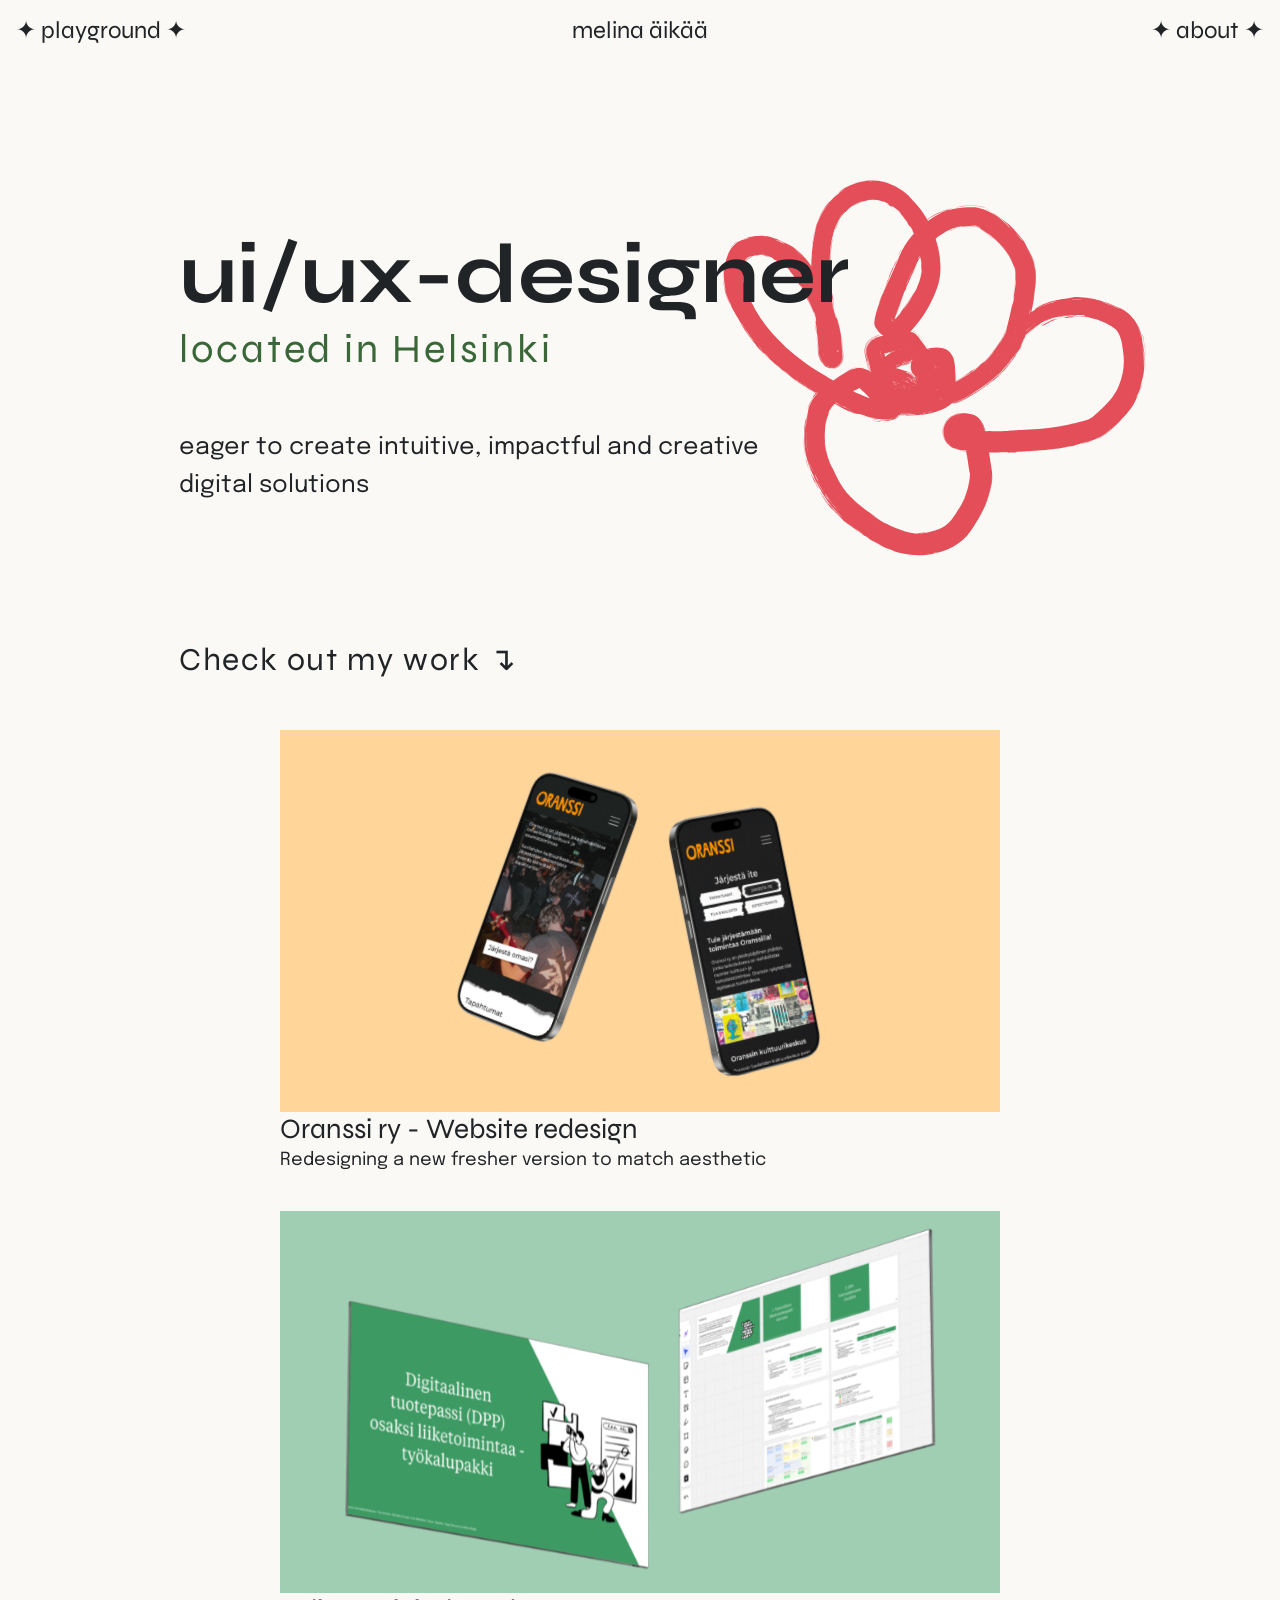
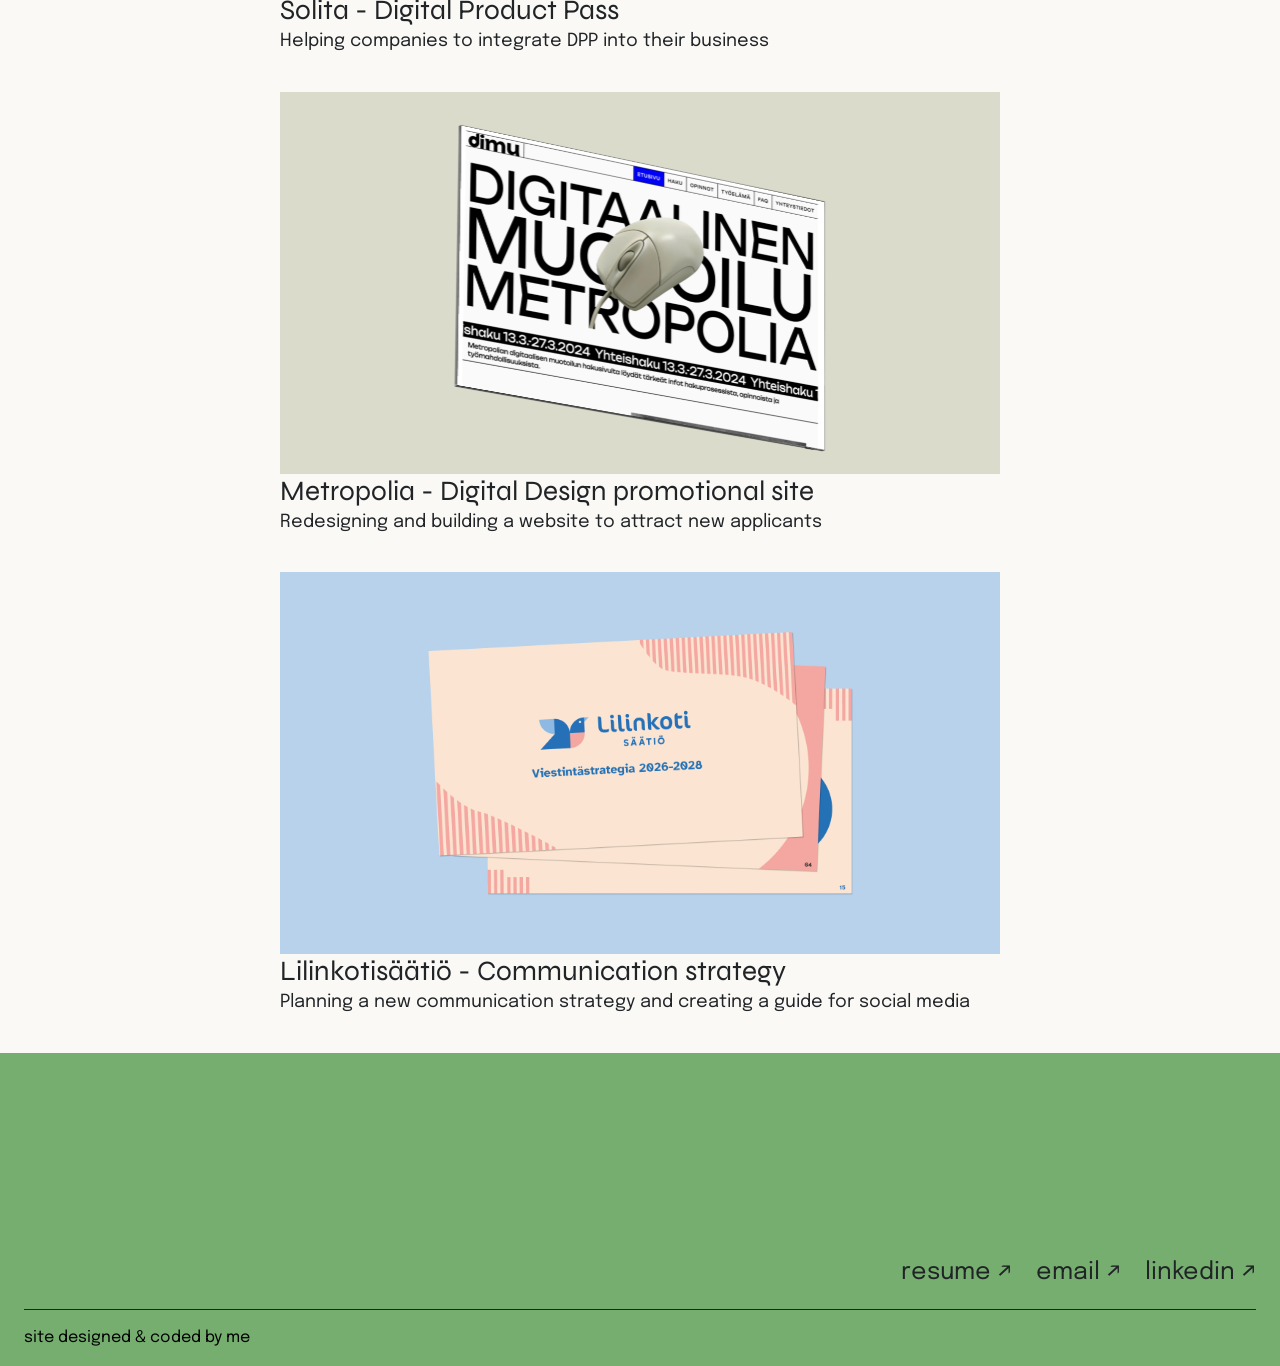
<file: index.html>
<!DOCTYPE html>
<html lang="en">
<head>
    <meta charset="UTF-8">
    <meta name="viewport" content="width=device-width, initial-scale=1.0">
    <link rel="stylesheet" href="index.css">
    <link rel="stylesheet" href="https://fonts.googleapis.com/css2?family=Epilogue:wght@400&display=swap" />
  	<link rel="stylesheet" href="https://fonts.googleapis.com/css2?family=Syne:wght@400;500;700&display=swap" />
    <title>Portfolio - Melina Äikää</title>
    <link rel="icon" type="image/x-icon" href="favicon2.svg">
</head>
<body>
        <div class="navi">
                    <div class="nav-name"><a href="index.html">melina äikää</a></div>
                    <div class="play">
                        <a href="play.html">✦ playground ✦</a>
                    </div>
                    <div class="home">
                        <a href="index.html">melina äikää</a>
                    </div>
                    <div class="about">
                        <a href="about.html">✦ about ✦</a>
                    </div>      
                    <div class="hamburger">
                        <span></span>
                        <span></span>
                        <span></span>
                    </div>
            
                    <div class="mobile-menu" id="mobileMenu">
                        <a href="index.html">home</a>
                        <a href="play.html">playground</a>
                        <a href="about.html">about</a>
                    </div>
        </div>
    <div class="main">
        <div class="intro">
            <div class="alku">
                <div class="uiux">
                    <h4>ui/ux-designer</h4>
                </div>
                <div class="hel">
                    <h5>located in Helsinki</h5>
                </div>
                <div class="seli">
                    <h6>eager to create intuitive, impactful and creative digital solutions</h6>
                </div>
            </div>        
            <div class="kukka"><img src="kukka.svg">
        </div>
    </div>
    <h2>Check out my work ↴</h2>
    <div class="works">
        <a href="proj2.html" class="proj2">
            <img src="oranssi.svg" width="778px" height="413px">
            <h3>Oranssi ry - Website redesign</h3>
            <p>Redesigning a new fresher version to match aesthetic</p>
        </a>
        <br>
        <br>
        <a href="proj.html" class="proj1">
            <img src="dpp2.svg" width="778px" height="413px">
            <h3>Solita - Digital Product Pass</h3>
            <p>Helping companies to integrate DPP into their business</p>
        </a>
        <br>
        <br>
        <a href="proj4.html" class="proj4">
            <img src="dimu.svg" width="778px" height="413px">
            <h3>Metropolia - Digital Design promotional site</h3>
            <p>Redesigning and building a website to attract new applicants</p>
        </a>
        <br>
        <br>
        <a href="proj3.html" class="proj3">
            <img src="lilihead.png" width="778px" height="413px">
            <h3>Lilinkotisäätiö - Communication strategy</h3>
            <p>Planning a new communication strategy and creating a guide for social media</p>
        </a>
        <br>
        <br>
    </div>
    <div class="footer">
        <div class="contacts">
            <div>
                <a href="cv_melina_aikaa_eng.pdf" target="_blank">resume</a>
                <span class="accent external link">↗︎</span>
            </div>
            <div>
                <a href="mailto: melina.aikaa@gmail.com">email</a>
                <span class="accent external link">↗︎</span>
            </div>
            <div>
            <a href="https://www.linkedin.com/in/melinaaikaa" target="_blank">linkedin</a>
            <span class="accent external link">↗︎</span>
            </div>
        </div>
        <hr>
        <div class="credits">
        site designed & coded by me
        </div>
    </div>
<script>
    const hamburger = document.querySelector('.hamburger');
    const mobileMenu = document.getElementById('mobileMenu');
    const navi = document.querySelector('.navi');

    hamburger.addEventListener('click', () => {
        mobileMenu.classList.toggle('open');
        hamburger.classList.toggle('active');
        navi.classList.toggle('menu-open');
        document.body.classList.toggle('no-scroll');
});
</script>
</body>
</html>
</file>
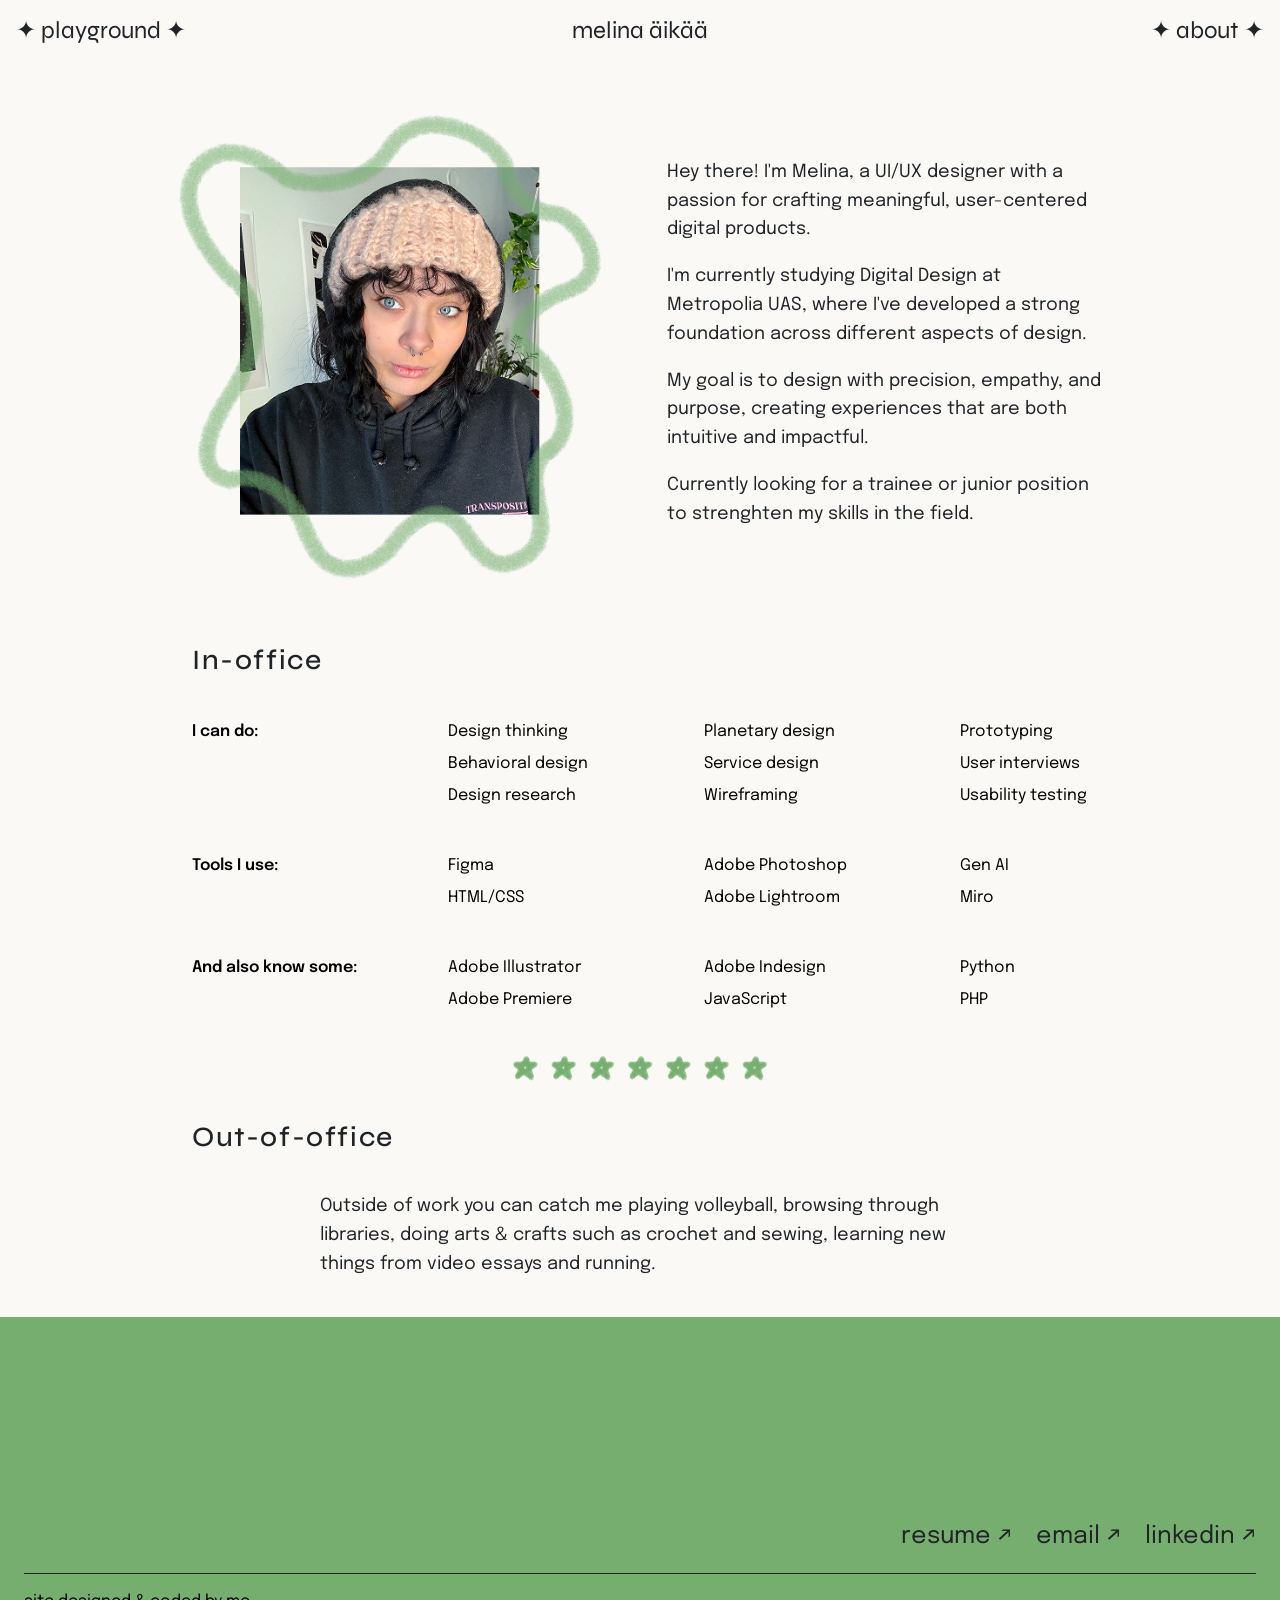
<file: about.html>
<!DOCTYPE html>
<html lang="en">
<head>
    <meta charset="UTF-8">
    <meta name="viewport" content="width=device-width, initial-scale=1.0">
    <link rel="stylesheet" href="about.css">
    <link rel="stylesheet" href="https://fonts.googleapis.com/css2?family=Epilogue:wght@400&display=swap" />
  	<link rel="stylesheet" href="https://fonts.googleapis.com/css2?family=Syne:wght@400;500;700&display=swap" />
    <title>About</title>
    <link rel="icon" type="image/x-icon" href="favicon2.svg">
</head>
<body>
      <div class="navi">
                    <div class="nav-name"><a href="index.html">melina äikää</a></div>
                    <div class="play">
                        <a href="play.html">✦ playground ✦</a>
                    </div>
                    <div class="home">
                        <a href="index.html">melina äikää</a>
                    </div>
                    <div class="about">
                        <a href="about.html">✦ about ✦</a>
                    </div>      
                    <div class="hamburger">
                        <span></span>
                        <span></span>
                        <span></span>
                    </div>
            
                    <div class="mobile-menu" id="mobileMenu">
                        <a href="index.html">home</a>
                        <a href="play.html">playground</a>
                        <a href="about.html">about</a>
                    </div>
        </div>
    <div class="main">
        <div class="esittely">
            <img class="mie" src="mie3.png" height="464px">
            <div class="teksti">
                <p>Hey there! I'm Melina, a UI/UX designer with a passion for crafting meaningful, user-centered digital products.</p>
                <p>I'm currently studying Digital Design at Metropolia UAS, where I've developed a strong foundation across different aspects of design.</p>
                <p>My goal is to design with precision, empathy, and purpose, creating experiences that are both intuitive and impactful.</p>
                <p>Currently looking for a trainee or junior position to strenghten my skills in the field.</p>
            </div>
        </div>
        <div class="office">
            <h2>In-office</h2>
            <div class="skills">
            <div class="div1">I can do:</div>
            <div class="div2">Design thinking</div>
            <div class="div3">Behavioral design</div>
            <div class="div4">Design research</div>
            <div class="div5">Planetary design</div>
            <div class="div6">Service design</div>
            <div class="div7">Wireframing</div>
            <div class="div8">Prototyping</div>
            <div class="div9">User interviews</div>
            <div class="div10">Usability testing</div>
            </div>
            <div class="tools">
                <div class="tooldiv1">Tools I use:</div>
                <div class="tooldiv2">Figma</div>
                <div class="tooldiv3">HTML/CSS</div>
                <div class="tooldiv4">Adobe Photoshop</div>
                <div class="tooldiv5">Adobe Lightroom</div>
                <div class="tooldiv6">Gen AI</div>
                <div class="tooldiv7">Miro</div>
            </div>
            <div class="other">
                <div class="odiv1">And also know some:</div>
                <div class="odiv2">Adobe Illustrator</div>
                <div class="odiv3">Adobe Premiere</div>
                <div class="odiv4">Adobe Indesign</div>
                <div class="odiv5">JavaScript</div>
                <div class="odiv6">Python</div>
                <div class="odiv7">PHP</div>
            </div>
        </div>
        <img class="line" src="linebreak.svg" width="20%" height="auto">
        <div class="nonoffice">
            <h2>Out-of-office</h2>
            <p class="miusta">Outside of work you can catch me playing volleyball, browsing through libraries, doing arts & crafts such as crochet and sewing, learning new things from video essays and running.</p>
        </div>
    </div>
    <div class="footer">
        <div class="contacts">
            <div>
                <a href="cv_melina_aikaa_eng.pdf" target="_blank">resume</a>
                <span class="accent external link">↗︎</span>
            </div>
            <div>
                <a href="mailto: melina.aikaa@gmail.com">email</a>
                <span class="accent external link">↗︎</span>
            </div>
            <div>
            <a href="https://www.linkedin.com/in/melinaaikaa" target="_blank">linkedin</a>
            <span class="accent external link">↗︎</span>
            </div>
        </div>
        <hr>
        <div class="credits">
            site designed & coded by me
        </div>
    </div>
<script>
    const hamburger = document.querySelector('.hamburger');
    const mobileMenu = document.getElementById('mobileMenu');
    const navi = document.querySelector('.navi');

    hamburger.addEventListener('click', () => {
        mobileMenu.classList.toggle('open');
        hamburger.classList.toggle('active');
        navi.classList.toggle('menu-open');
        document.body.classList.toggle('no-scroll');
});
</script>
</body>
</html>
</file>
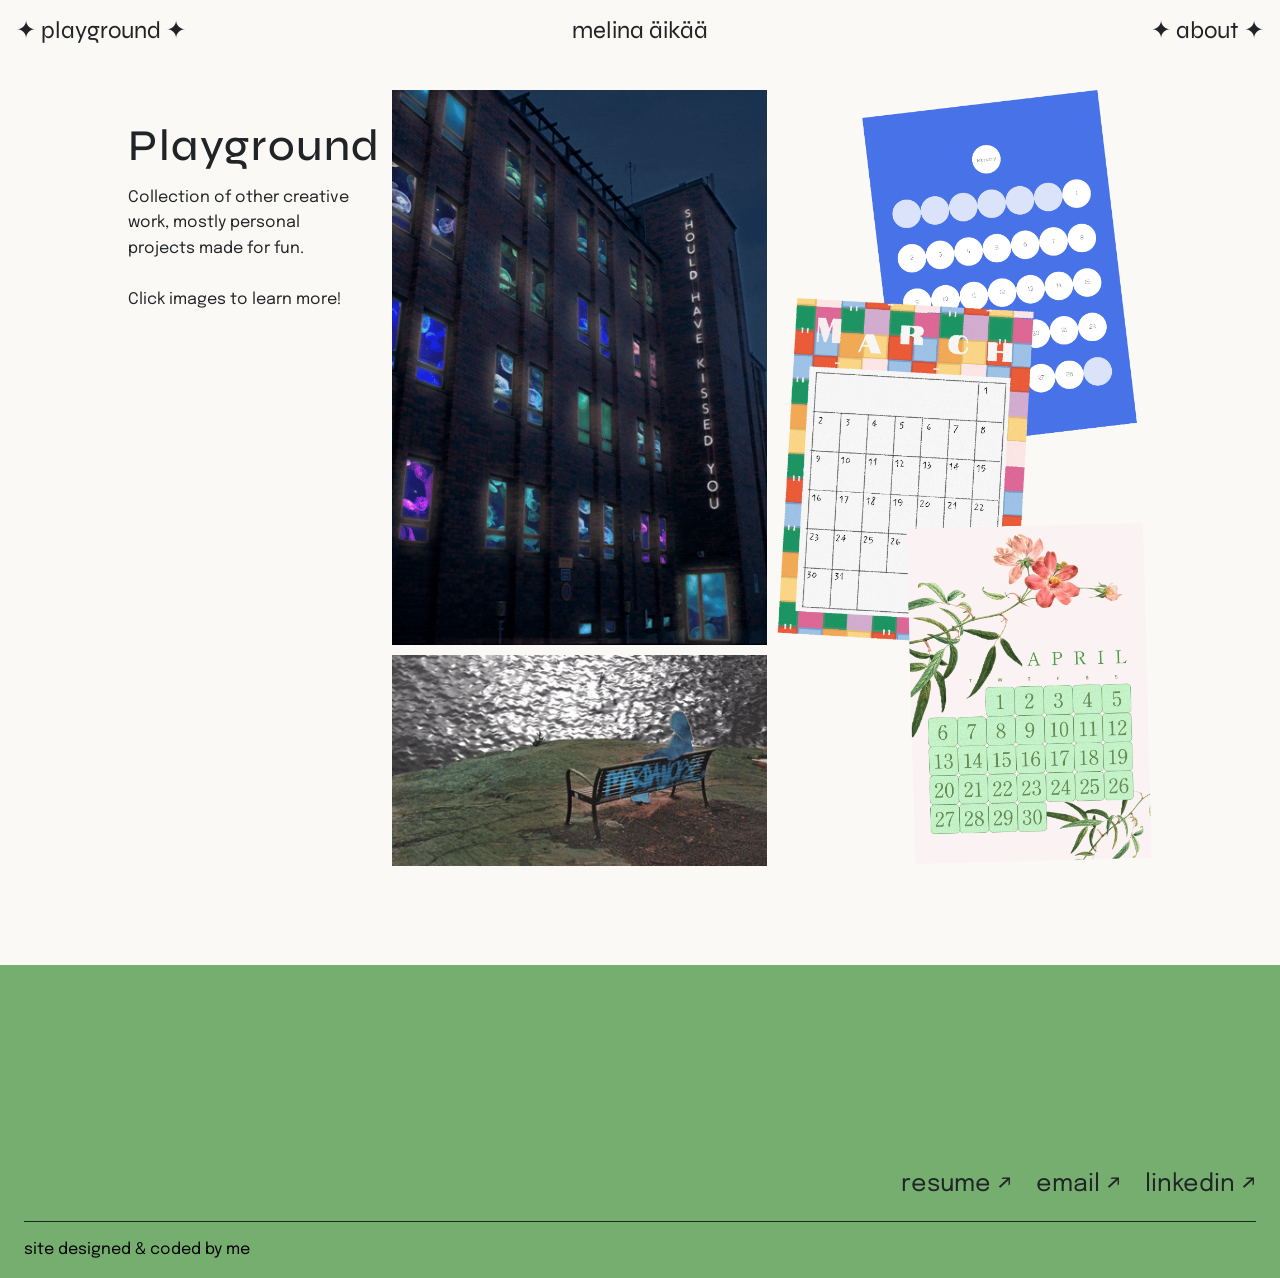
<file: play.html>
<!DOCTYPE html>
<html lang="en">
<head>
    <meta charset="UTF-8">
    <meta name="viewport" content="width=device-width, initial-scale=1.0">
    <link rel="stylesheet" href="play.css">
    <link rel="stylesheet" href="https://fonts.googleapis.com/css2?family=Epilogue:wght@400&display=swap" />
  	<link rel="stylesheet" href="https://fonts.googleapis.com/css2?family=Syne:wght@400;500;700&display=swap" />
    <title>Playground</title>
    <link rel="icon" type="image/x-icon" href="favicon2.svg">
</head>
<body>
<div class="navi">
                    <div class="nav-name"><a href="index.html">melina äikää</a></div>
                    <div class="play">
                        <a href="play.html">✦ playground ✦</a>
                    </div>
                    <div class="home">
                        <a href="index.html">melina äikää</a>
                    </div>
                    <div class="about">
                        <a href="about.html">✦ about ✦</a>
                    </div>      
                    <div class="hamburger">
                        <span></span>
                        <span></span>
                        <span></span>
                    </div>
            
                    <div class="mobile-menu" id="mobileMenu">
                        <a href="index.html">home</a>
                        <a href="play.html">playground</a>
                        <a href="about.html">about</a>
                    </div>
        </div>
    <div class="main">
        <div class="grid">
            <div class="side">
                <div class="intro">
                    <div class="intro-desktop"> 
                        <h1>Playground</h1>
                        <p>Collection of other creative work, mostly personal projects made for fun. <br><br>Click images to learn more!</p>
                    </div>
                    <div class="intro-mobile"> 
                        <h1>Playground</h1>
                        <p>Collection of other creative work, mostly personal projects made for fun. <br><br>View on a bigger screen to get more info!</p>
                    </div>
                </div>
                <div class="info">  
                    <div class="hidden-info" style="display: none;">
                        <div id="info1" class="info-block">
                            <h3>y</h3>
                            <p>y</p>
                        </div>

                        <div id="info2" class="info-block">
                            <h3>Superposition</h3>
                            <p>“Superposition is a property of quantum mechanics that allows a system to be in several different states at once.”<br><br>Collection of five audiovisual pieces: digital and analog mediums brought together with film photography, cutting images by hand and combining them to video and sound.</p>
                            <img src="IMG_6889.JPG" style="max-width: 90%; margin-top: 10px; ">
                            <img src="FINALtsygä.gif" style="max-width: 90%; margin-top: 10px; ">
                        </div>

                        <div id="info3" class="info-block">
                            <h3>x</h3>
                            <p>x</p> 
                        </div>

                        <div id="info4" class="info-block">
                            <h3>Calendar posters</h3>
                            <p>Monthly calendars to work as a piece of interior design, making it easy to have a new look every month.<br><br>Project made with Figma.</p>
                        </div>
                    </div>
                </div>  
            </div>
            <div class="gallery"> 
                <img src="FINALtalo.gif" data-info="info2">
                <img src="FINfanni_1.gif" data-info="info2">
                <img src="calendar.png" data-info="info4">
            </div>
        
</div>
    </div>
    <div class="footer">
        <div class="contacts">
            <div>
                <a href="cv_melina_aikaa_eng.pdf" target="_blank">resume</a>
                <span class="accent external link">↗︎</span>
            </div>
            <div>
                <a href="mailto: melina.aikaa@gmail.com">email</a>
                <span class="accent external link">↗︎</span>
            </div>
            <div>
            <a href="https://www.linkedin.com/in/melinaaikaa" target="_blank">linkedin</a>
            <span class="accent external link">↗︎</span>
            </div>
        </div>
        <hr>
        <div class="credits">
            site designed & coded by me
        </div>
    </div>
<script>
    document.addEventListener("DOMContentLoaded", function () {
        const galleryImages = document.querySelectorAll(".gallery img[data-info]");
        const hiddenInfo = document.querySelector(".hidden-info");
        const infoBlocks = document.querySelectorAll(".info-block");

        let activeInfoId = null;

        galleryImages.forEach(img => {
            img.addEventListener("click", function () {
                const infoId = this.getAttribute("data-info");
                const targetInfo = document.getElementById(infoId);

                if (activeInfoId === infoId) {
                    targetInfo.style.display = "none";
                    hiddenInfo.style.display = "none";
                    activeInfoId = null;
                } else {
                    hiddenInfo.style.display = "block";

                    infoBlocks.forEach(block => block.style.display = "none");

                    targetInfo.style.display = "block";

                    activeInfoId = infoId;
                }
            });
        });
    });
</script>
<script>
    const hamburger = document.querySelector('.hamburger');
    const mobileMenu = document.getElementById('mobileMenu');
    const navi = document.querySelector('.navi');

    hamburger.addEventListener('click', () => {
        mobileMenu.classList.toggle('open');
        hamburger.classList.toggle('active');
        navi.classList.toggle('menu-open');
        document.body.classList.toggle('no-scroll');
});
</script>
</body>
</html>
</file>
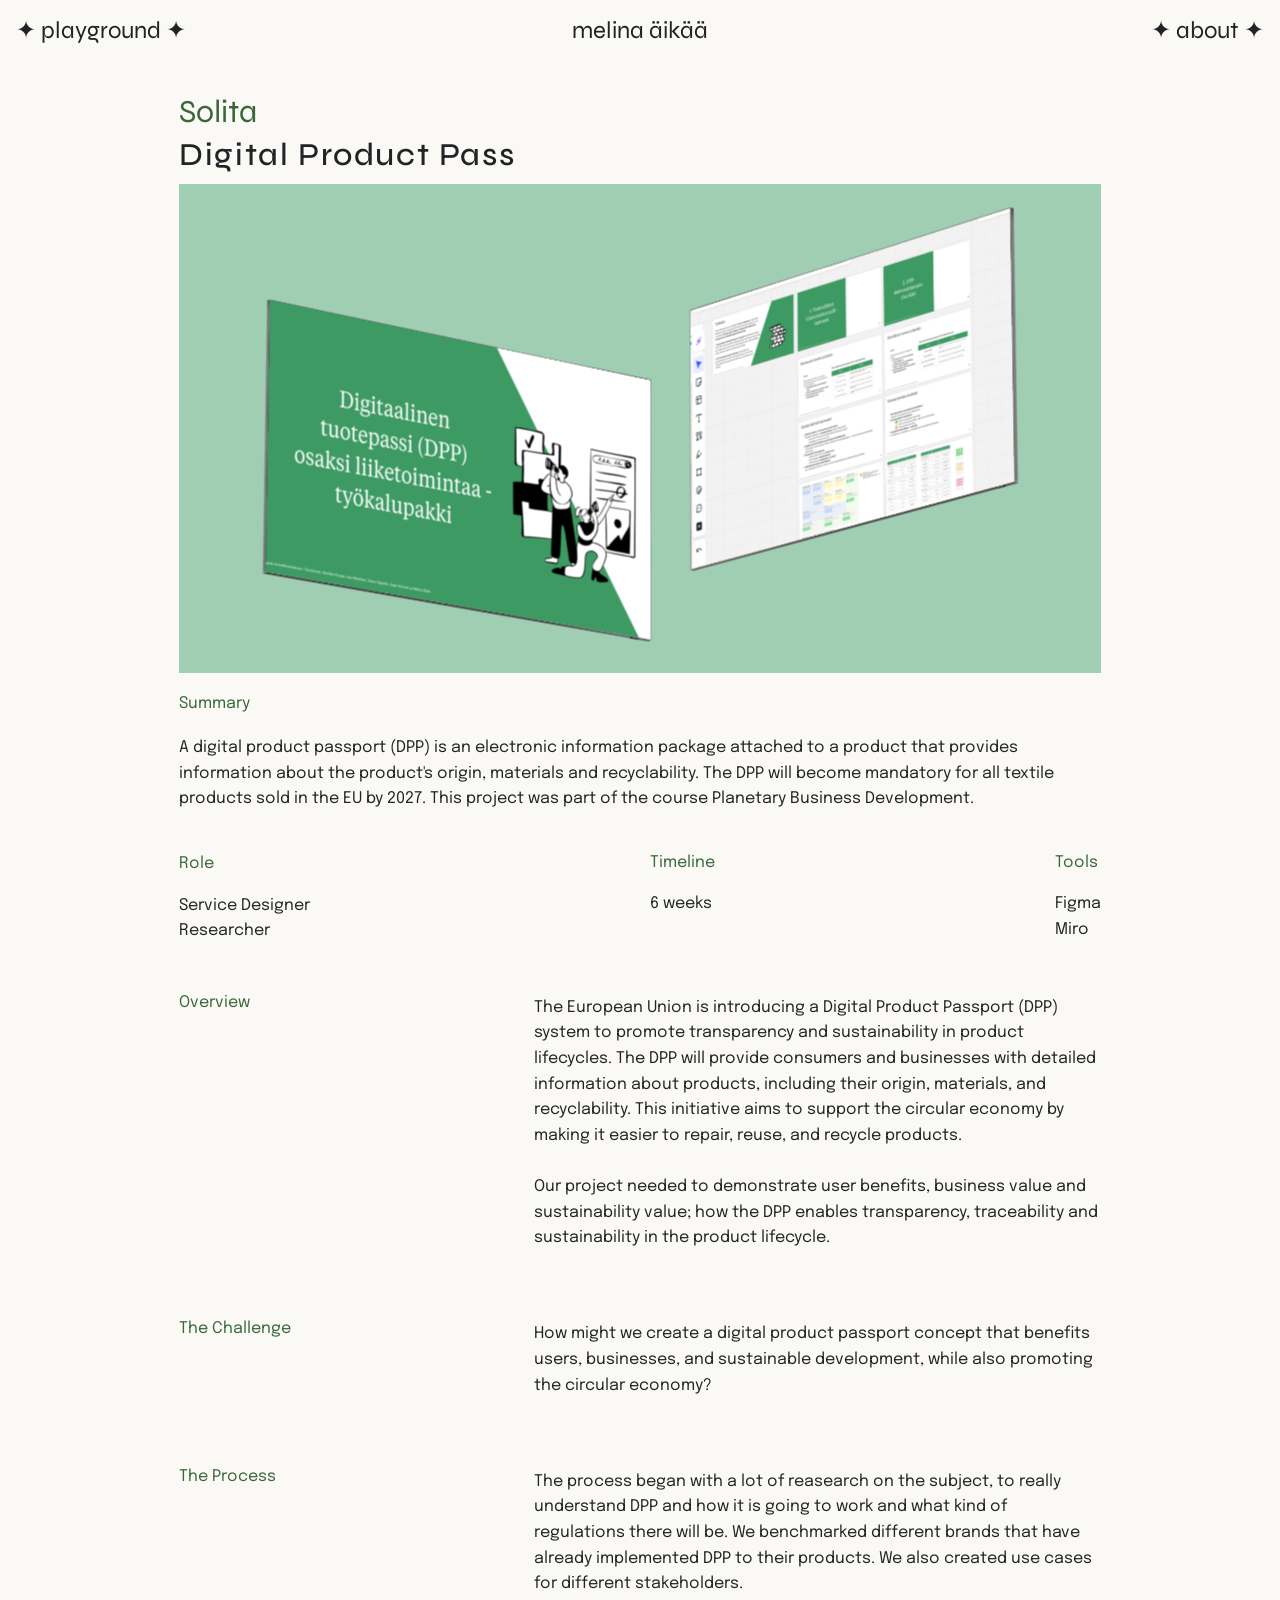
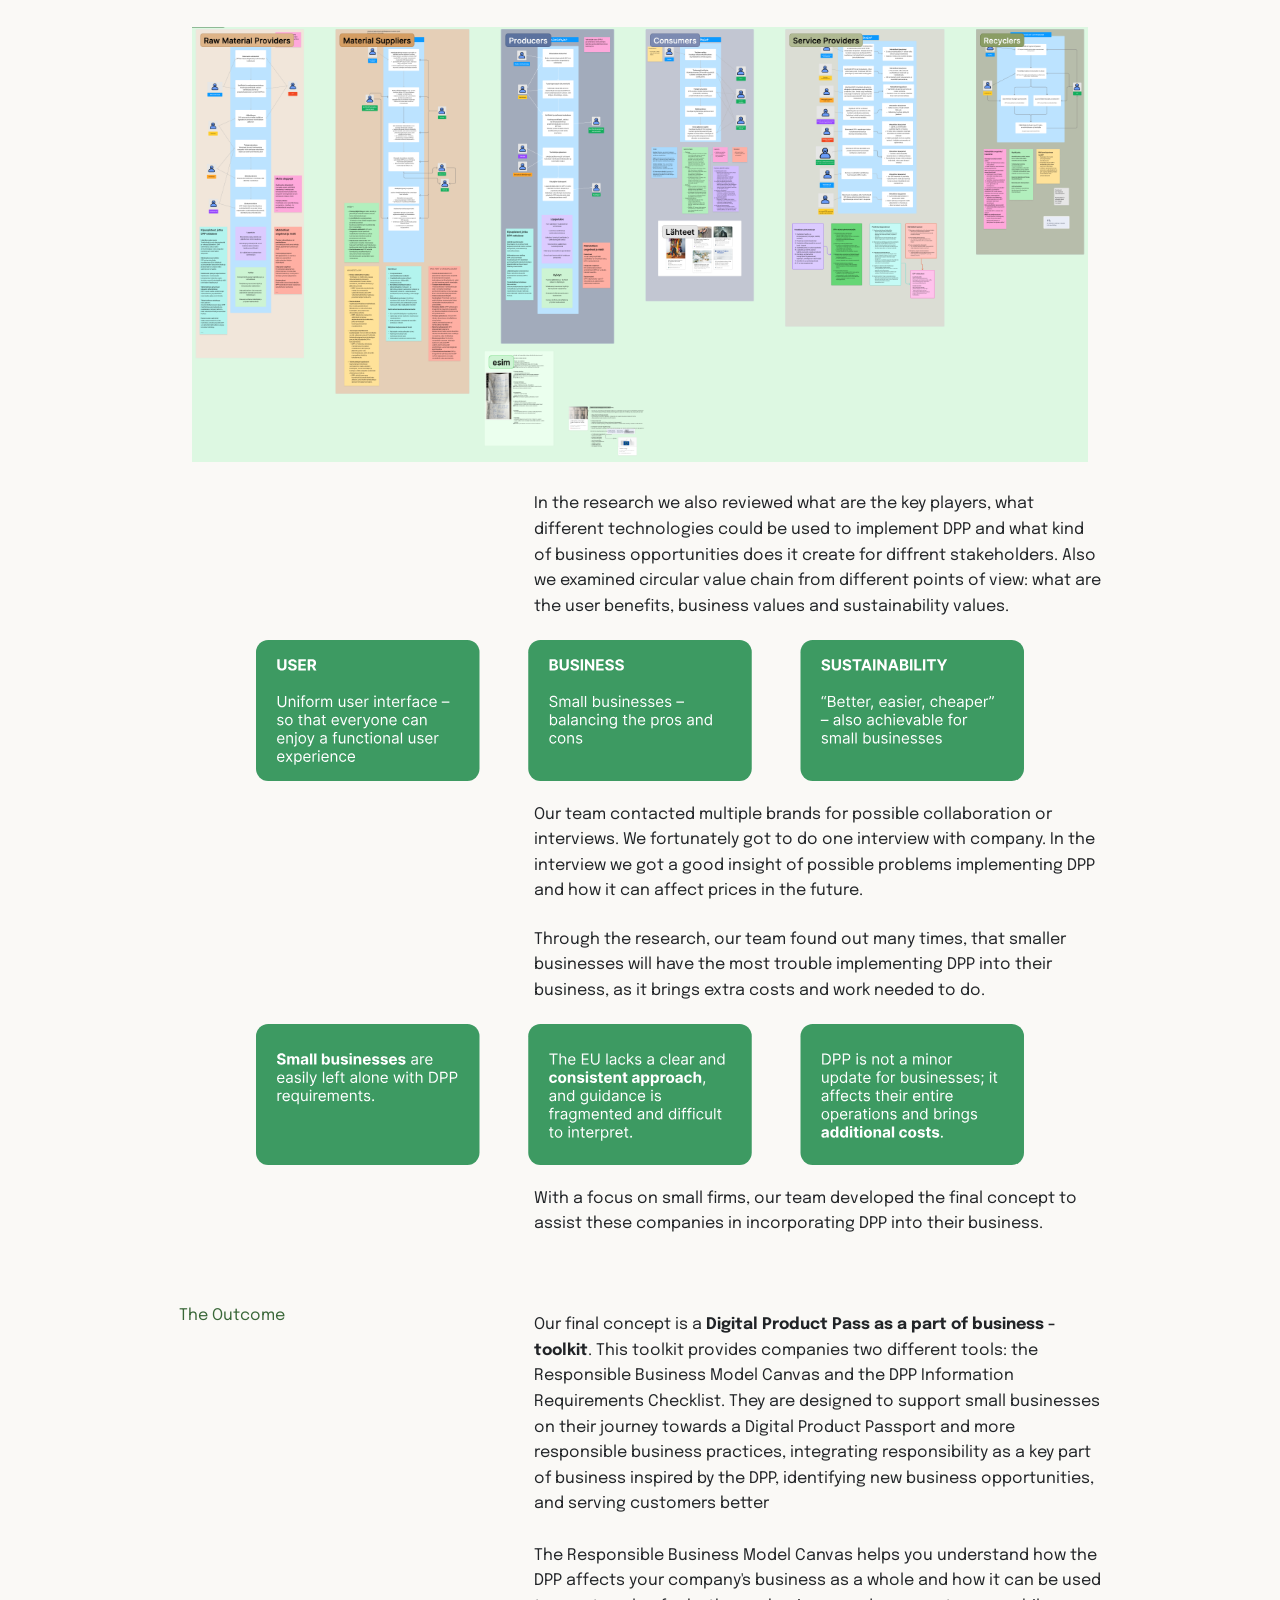
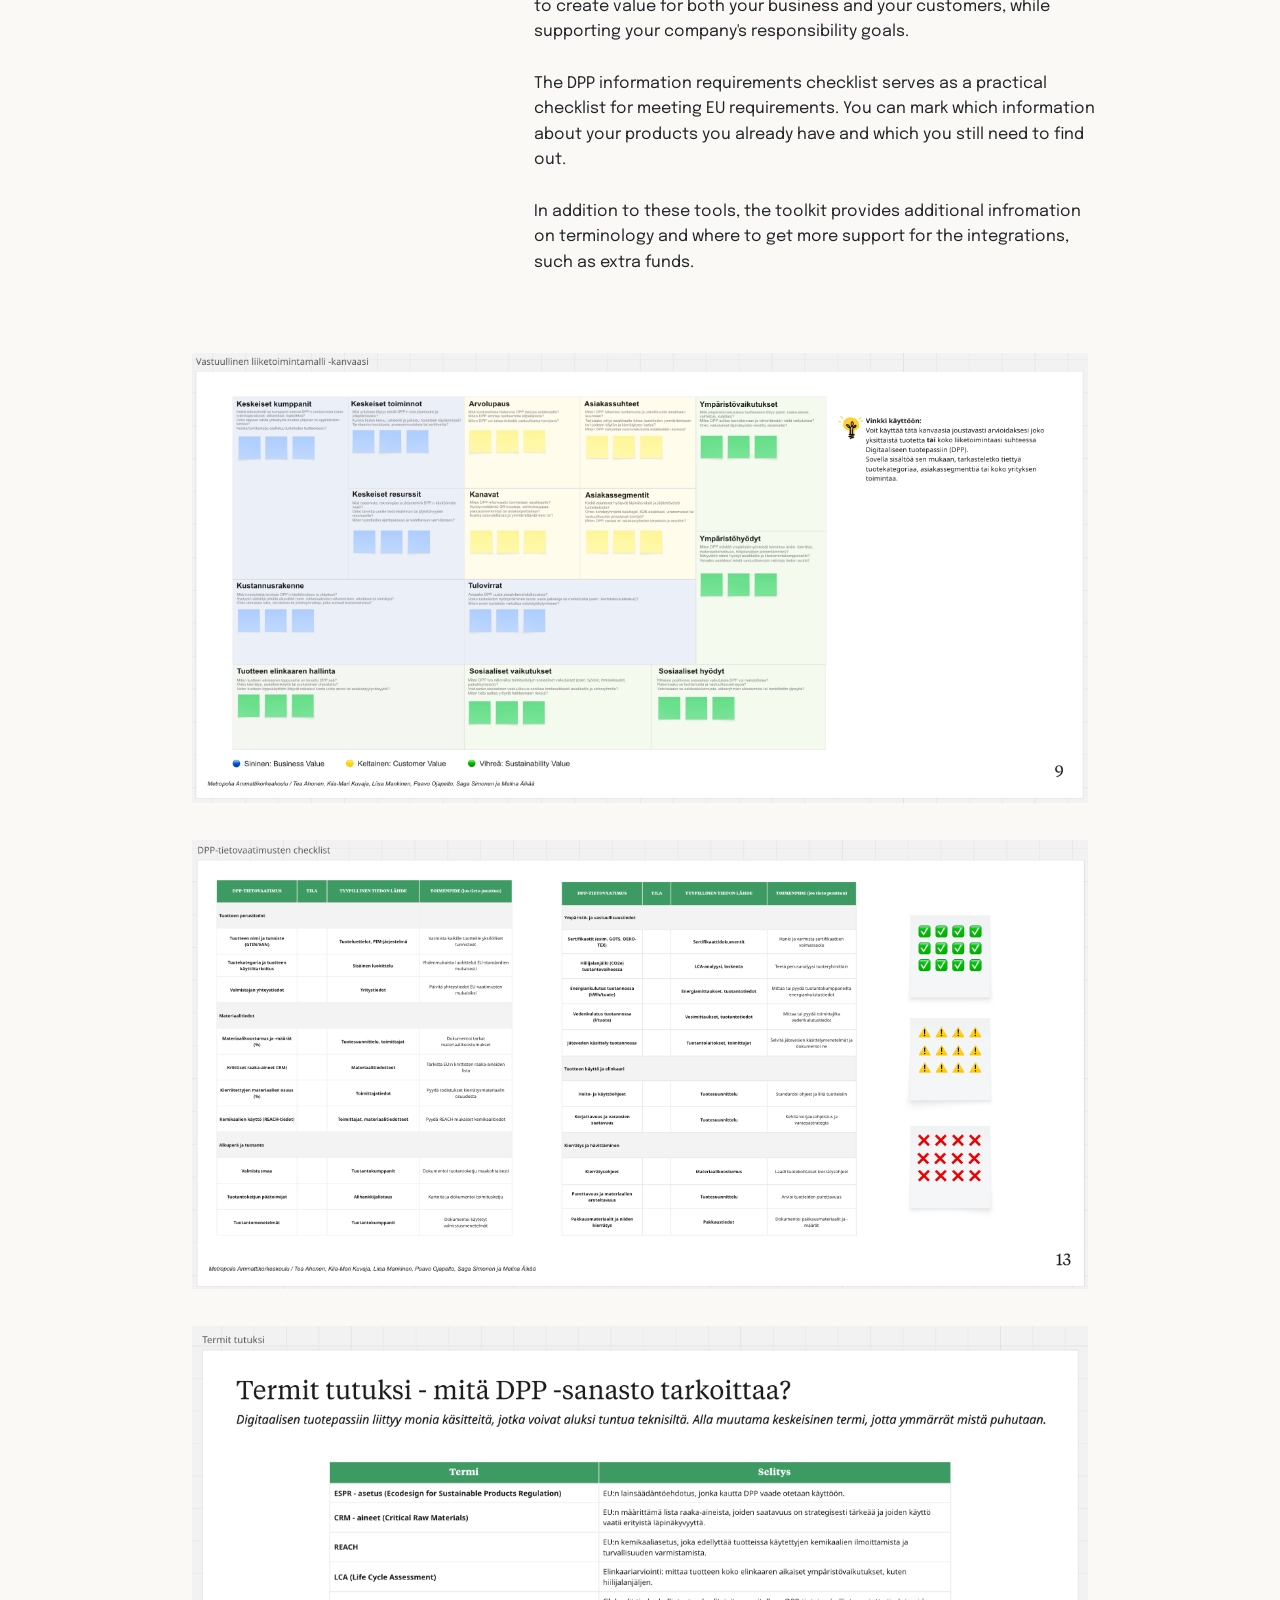
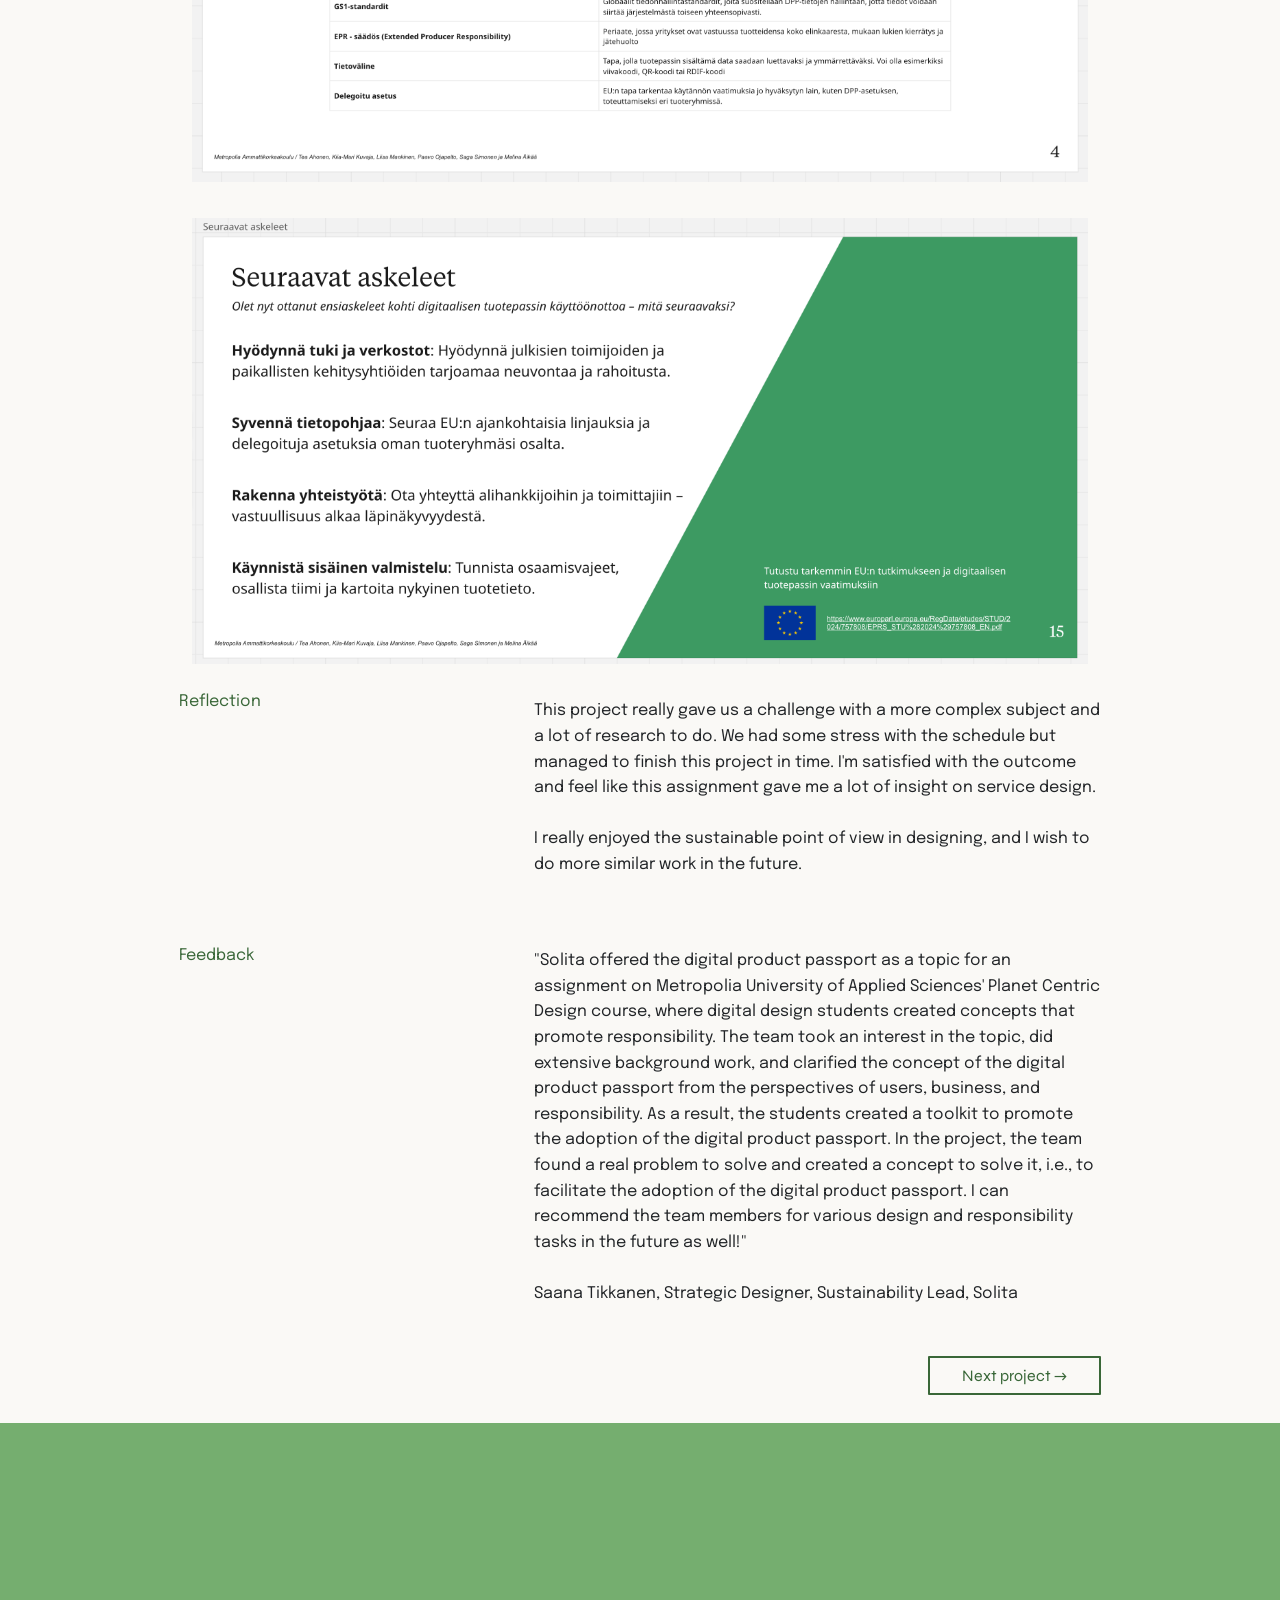
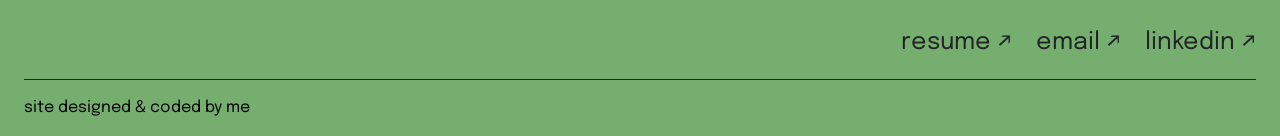
<file: proj.html>
<!DOCTYPE html>
<html lang="en">
<head>
    <meta charset="UTF-8">
    <meta name="viewport" content="width=device-width, initial-scale=1.0">
    <link rel="stylesheet" href="proj.css">
    <link rel="stylesheet" href="https://fonts.googleapis.com/css2?family=Epilogue:wght@400&display=swap" />
  	<link rel="stylesheet" href="https://fonts.googleapis.com/css2?family=Syne:wght@400;500;700&display=swap" />
    <title>Digital Product Pass</title>
    <link rel="icon" type="image/x-icon" href="favicon2.svg">
</head>
<body>
     <div class="navi">
                    <div class="nav-name"><a href="index.html">melina äikää</a></div>
                    <div class="play">
                        <a href="play.html">✦ playground ✦</a>
                    </div>
                    <div class="home">
                        <a href="index.html">melina äikää</a>
                    </div>
                    <div class="about">
                        <a href="about.html">✦ about ✦</a>
                    </div>      
                    <div class="hamburger">
                        <span></span>
                        <span></span>
                        <span></span>
                    </div>
            
                    <div class="mobile-menu" id="mobileMenu">
                        <a href="index.html">home</a>
                        <a href="play.html">playground</a>
                        <a href="about.html">about</a>
                    </div>
        </div>
    <div class="main">
        <div class="project">
            <h5>Solita</h5>
            <h2>Digital Product Pass</h2>
            <img class="hero" src="dpp2.svg">
                <div class="summary">
                    <h6>Summary</h6>
                    <p>A digital product passport (DPP) is an electronic information package attached to a product that provides information about the product's origin, materials and recyclability. The DPP will become mandatory for all textile products sold in the EU by 2027. This project was part of the course Planetary Business Development.</p>
                </div>
                    <div class="infos">
                        <div class="role">
                            <h6>Role</h6>
                            <p>Service Designer<br>Researcher</p>
                        </div>
                        <div class="timeline">
                            <h6>Timeline</h6>
                            <p>6 weeks</p>
                        </div>
                        <div class="tools">
                            <h6>Tools</h6>
                            <p>Figma<br>Miro</p>
                        </div>
                    </div>
                <div class="overview">
                    <h6>Overview</h6>
                    <p>The European Union is introducing a Digital Product Passport (DPP) system to promote transparency and sustainability in product lifecycles. The DPP will provide consumers and businesses with detailed information about products, including their origin, materials, and recyclability. This initiative aims to support the circular economy by making it easier to repair, reuse, and recycle products.<br><br>Our project needed to demonstrate user benefits, business value and sustainability value; how the DPP enables transparency, traceability and sustainability in the product lifecycle.  </p>
                </div>
                <div class="challenge">
                    <h6>The Challenge</h6>
                    <p>How might we create a digital product passport concept that benefits users, businesses, and sustainable development, while also promoting the circular economy?</p>
                </div>
                <div class="process">
                    <h6>The Process</h6>
                    <p>The process began with a lot of reasearch on the subject, to really understand DPP and how it is going to work and what kind of regulations there will be. We benchmarked different brands that have already implemented DPP to their products. We also created use cases for different stakeholders.</p>
                    <div class="process-full-img">
                            <img src="dpp usecase.png">
                    </div>
                    <p>In the research we also reviewed what are the key players, what different technologies could be used to implement DPP and what kind of business opportunities does it create for diffrent stakeholders. Also we examined circular value chain from different points of view: what are the user benefits, business values and sustainability values.</p>
                    <div class="processimg">
                            <img src="values.svg">
                    </div>
                    <p>Our team contacted multiple brands for possible collaboration or interviews. We fortunately got to do one interview with company. In the interview we got a good insight of possible problems implementing DPP and how it can affect prices in the future.</p>
                    <p>Through the research, our team found out many times, that smaller businesses will have the most trouble implementing DPP into their business, as it brings extra costs and work needed to do.</p>
                    <div class="processimg">
                            <img src="findings.svg">
                    </div>
                    <p>With a focus on small firms, our team developed the final concept to assist these companies in incorporating DPP into their business.</p>
                </div>
                <div class="outcome">
                    <h6>The Outcome</h6>
                    <p>Our final concept is a <strong>Digital Product Pass as a part of business -toolkit</strong>. This toolkit provides companies two different tools: the Responsible Business Model Canvas and the DPP Information Requirements Checklist. They are designed to support small businesses on their journey towards a Digital Product Passport and more responsible business practices, integrating responsibility as a key part of business inspired by the DPP, identifying new business opportunities, and serving customers better<br><br>The Responsible Business Model Canvas helps you understand how the DPP affects your company's business as a whole and how it can be used to create value for both your business and your customers, while supporting your company's responsibility goals.<br><br>The DPP information requirements checklist serves as a practical checklist for meeting EU requirements. You can mark which information about your products you already have and which you still need to find out.<br><br>In addition to these tools, the toolkit provides additional infromation on terminology and where to get more support for the integrations, such as extra funds.</p>
                </div>
                <div class="process-full-img">
                        <img src="dpp canvas.png">
                </div>
                <div class="process-full-img">
                        <img src="dpp checklist.png">
                    </div>
                <div class="process-full-img">
                        <img src="dpp termit.png">
                </div>
                <div class="process-full-img">
                        <img src="dpp jatko.png">
                    </div>
                <div class="reflection">
                    <h6>Reflection</h6>
                    <p>This project really gave us a challenge with a more complex subject and a lot of research to do. We had some stress with the schedule but managed to finish this project in time. I'm satisfied with the outcome and feel like this assignment gave me a lot of insight on service design.<br><br>I really enjoyed the sustainable point of view in designing, and I wish to do more similar work in the future.</p>
                </div>
                <div class="feedback">
                    <h6>Feedback</h6>
                    <p>"Solita offered the digital product passport as a topic for an assignment on Metropolia University of Applied Sciences' Planet Centric Design course, where digital design students created concepts that promote responsibility. The team took an interest in the topic, did extensive background work, and clarified the concept of the digital product passport from the perspectives of users, business, and responsibility. As a result, the students created a toolkit to promote the adoption of the digital product passport. In the project, the team found a real problem to solve and created a concept to solve it, i.e., to facilitate the adoption of the digital product passport. I can recommend the team members for various design and responsibility tasks in the future as well!"<br><br>Saana Tikkanen, Strategic Designer, Sustainability Lead, Solita</p>
                    
                </div>
        </div>
        <div class="nextproj">
            <div class="button">
                <a href="proj3.html">Next project →</a>
            </div>
        </div>
    </div> 

    <div class="footer">
        <div class="contacts">
            <div>
                <a href="cv_melina_aikaa_eng.pdf" target="_blank">resume</a>
                <span class="accent external link">↗︎</span>
            </div>
            <div>
                <a href="mailto: melina.aikaa@gmail.com">email</a>
                <span class="accent external link">↗︎</span>
            </div>
            <div>
            <a href="https://www.linkedin.com/in/melinaaikaa" target="_blank">linkedin</a>
            <span class="accent external link">↗︎</span>
            </div>
        </div>
        <hr>
        <div class="credits">
            site designed & coded by me
        </div>
    </div>
<script>
    const hamburger = document.querySelector('.hamburger');
    const mobileMenu = document.getElementById('mobileMenu');
    const navi = document.querySelector('.navi');

    hamburger.addEventListener('click', () => {
        mobileMenu.classList.toggle('open');
        hamburger.classList.toggle('active');
        navi.classList.toggle('menu-open');
        document.body.classList.toggle('no-scroll');
});
</script>
</body>
</html>
</file>
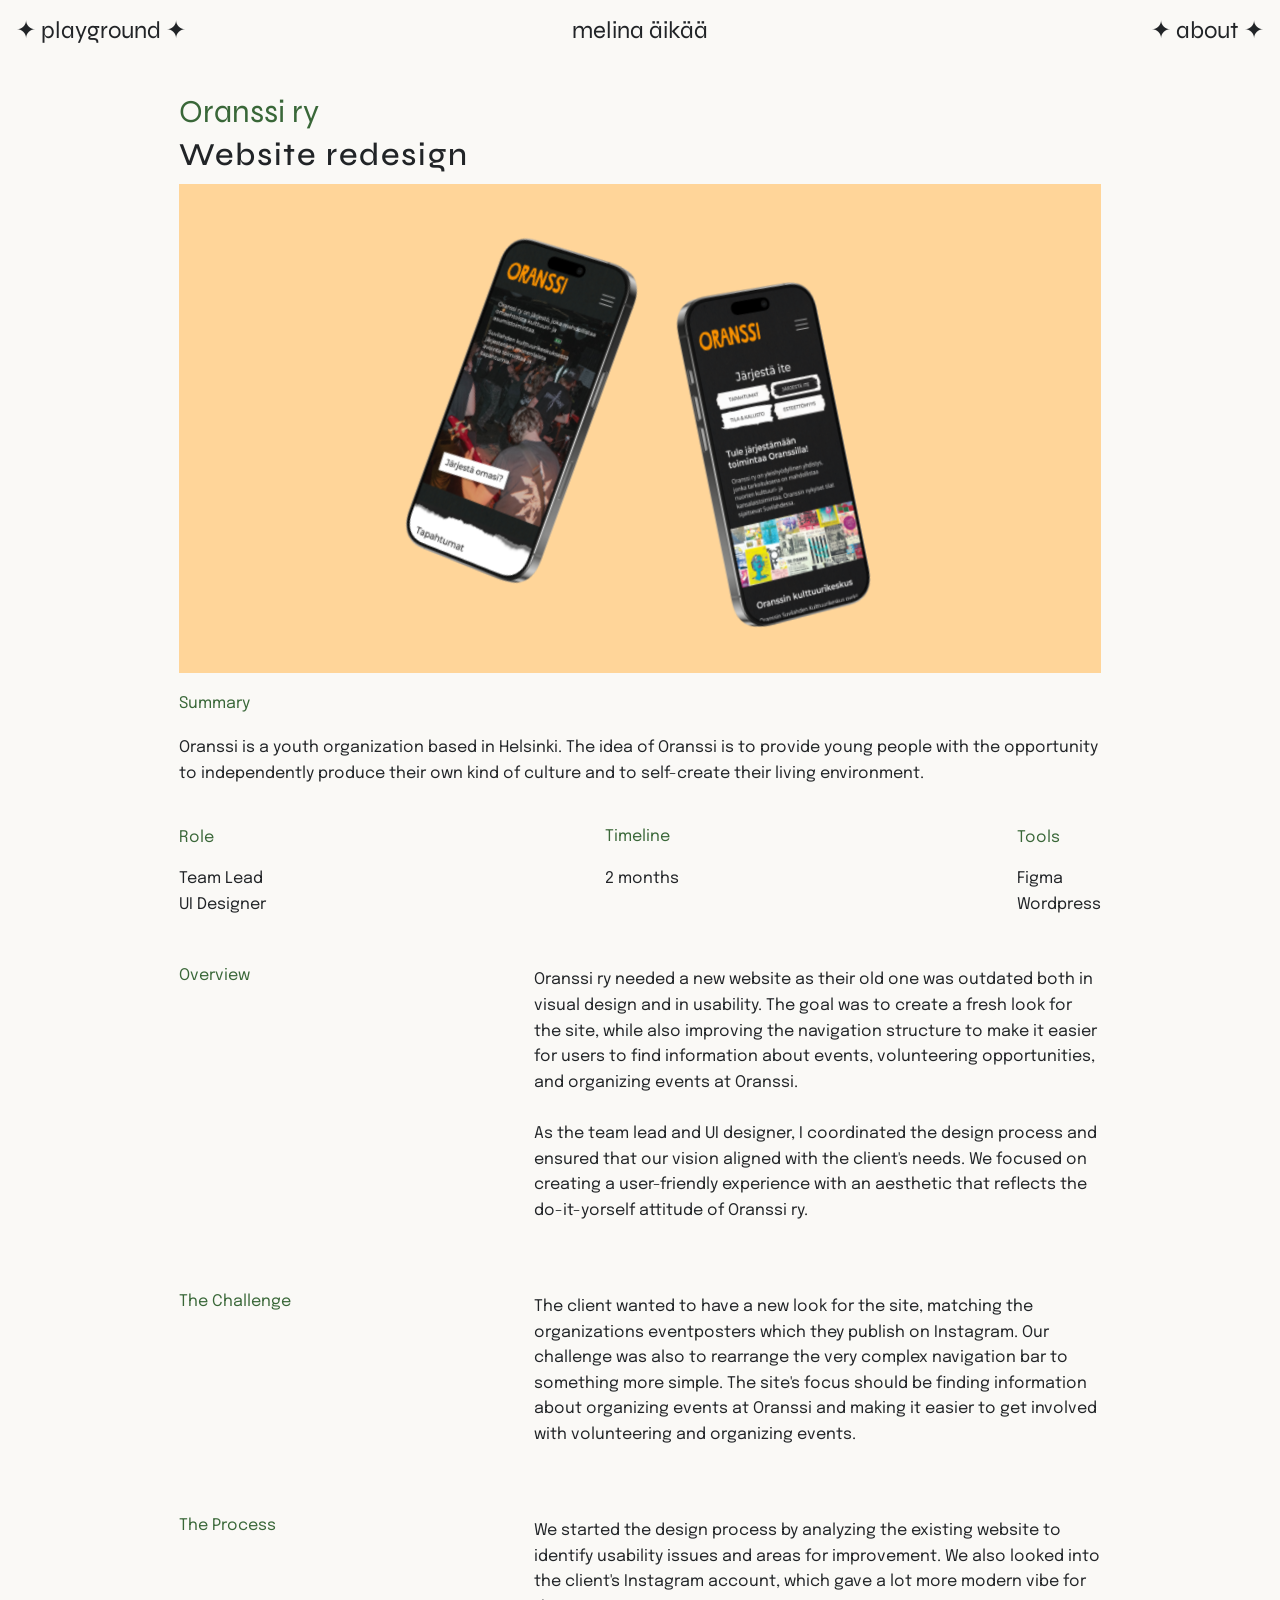
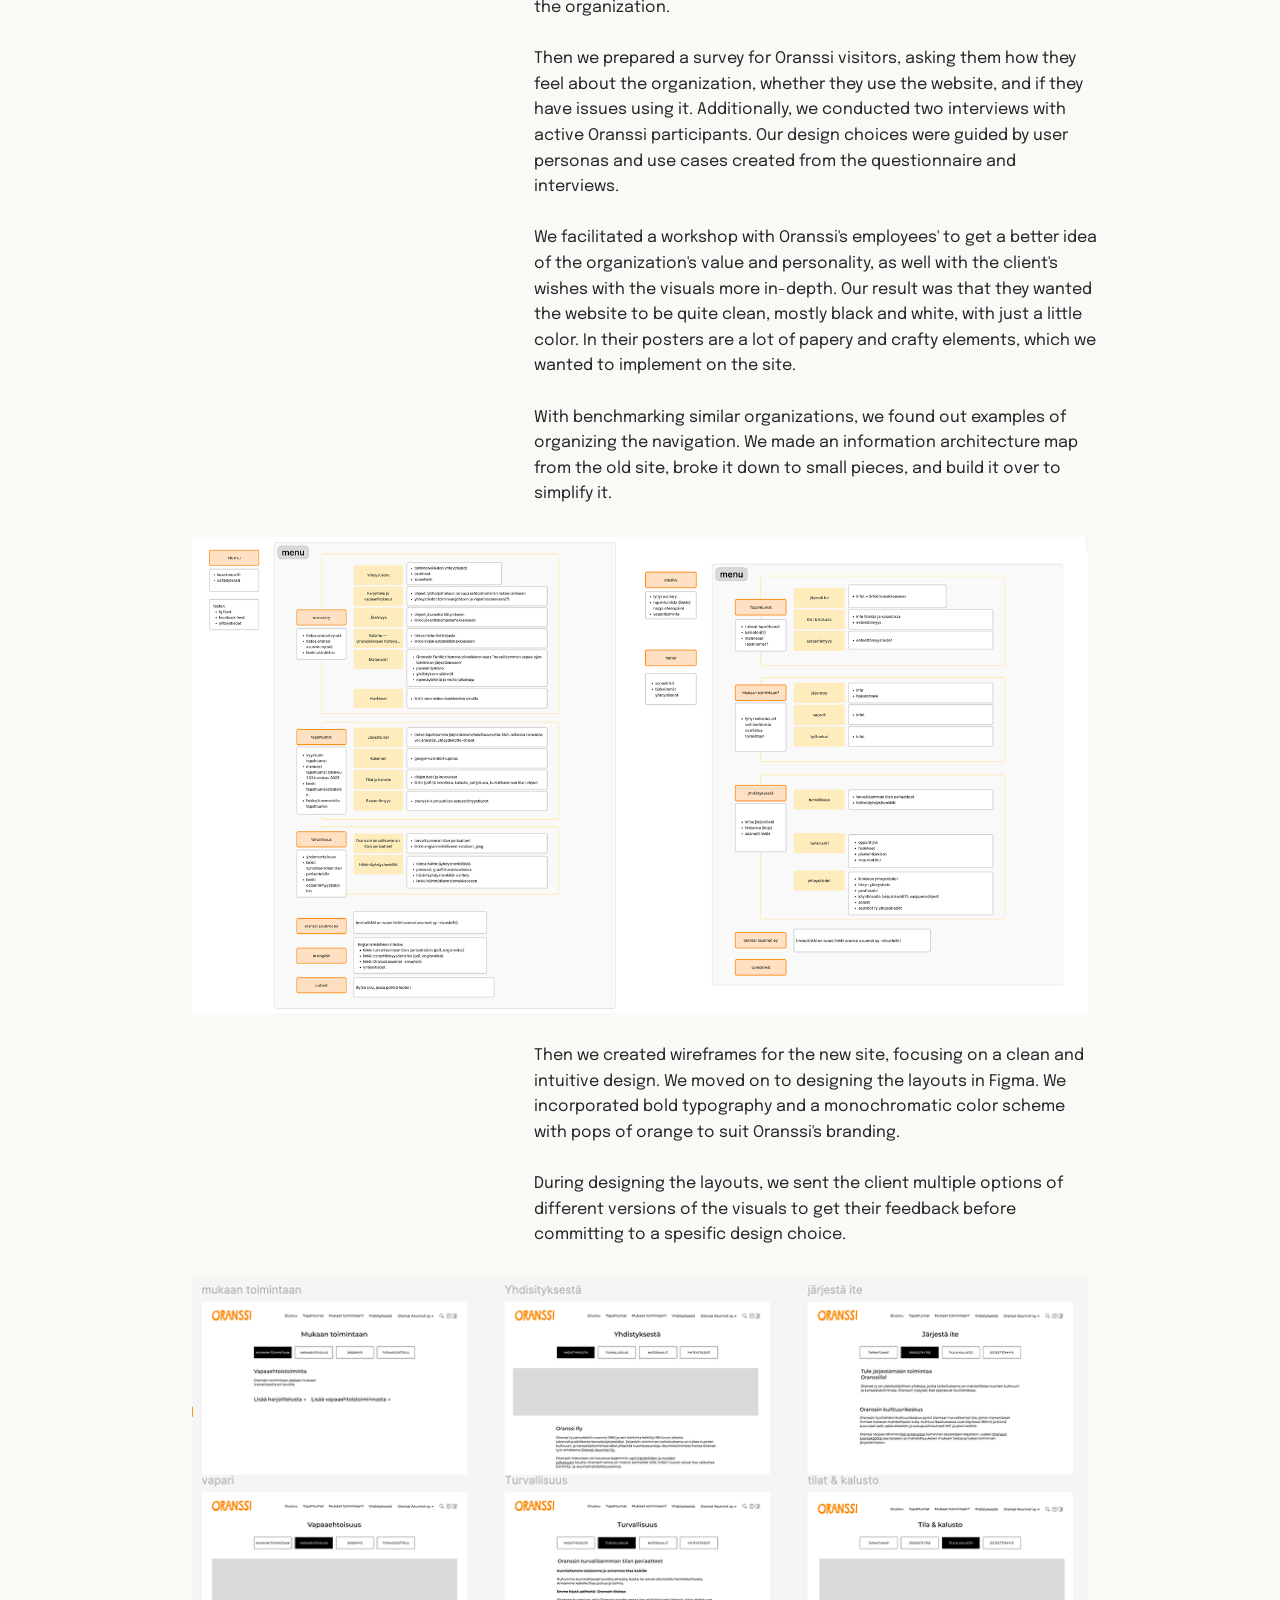
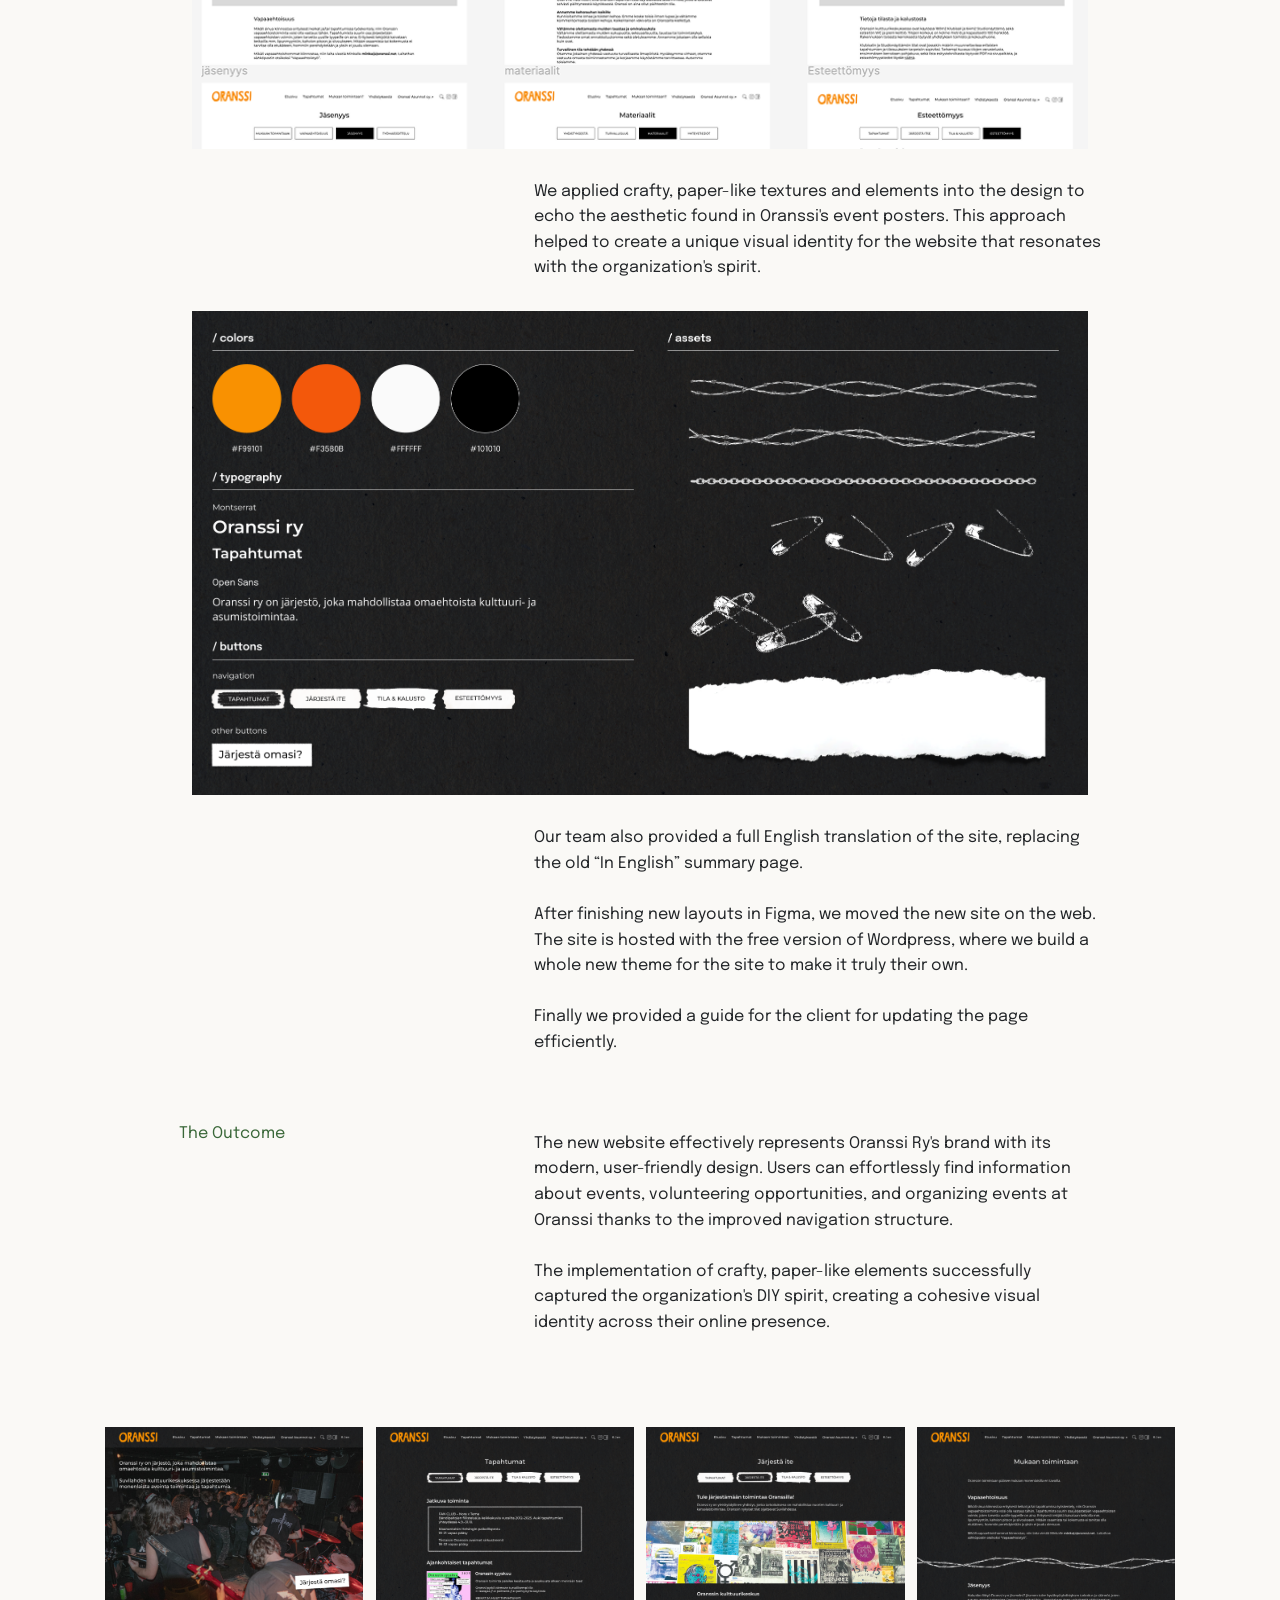
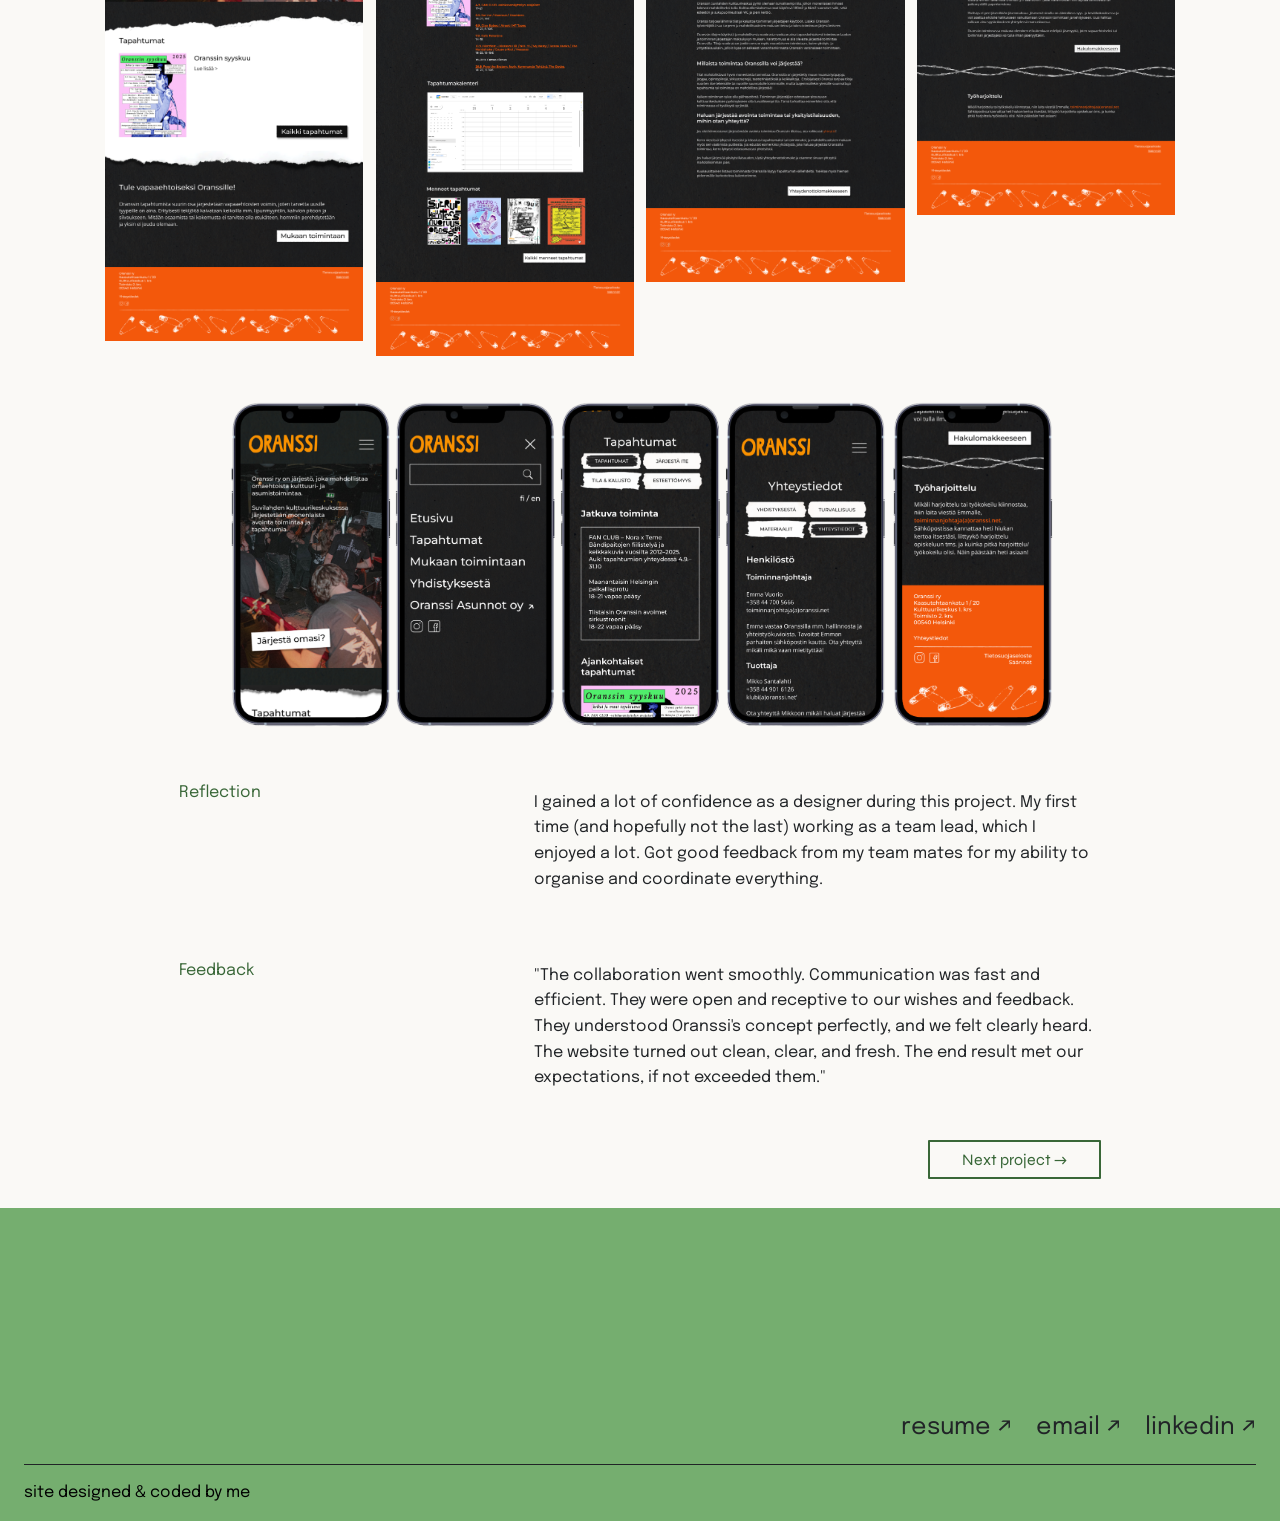
<file: proj2.html>
<!DOCTYPE html>
<html lang="en">
<head>
    <meta charset="UTF-8">
    <meta name="viewport" content="width=device-width, initial-scale=1.0">
    <link rel="stylesheet" href="proj.css">
    <link rel="stylesheet" href="https://fonts.googleapis.com/css2?family=Epilogue:wght@400&display=swap" />
  	<link rel="stylesheet" href="https://fonts.googleapis.com/css2?family=Syne:wght@400;500;700&display=swap" />
    <title>Oranssi ry</title>
    <link rel="icon" type="image/x-icon" href="favicon2.svg">
</head>
<body>
     <div class="navi">
                    <div class="nav-name"><a href="index.html">melina äikää</a></div>
                    <div class="play">
                        <a href="play.html">✦ playground ✦</a>
                    </div>
                    <div class="home">
                        <a href="index.html">melina äikää</a>
                    </div>
                    <div class="about">
                        <a href="about.html">✦ about ✦</a>
                    </div>      
                    <div class="hamburger">
                        <span></span>
                        <span></span>
                        <span></span>
                    </div>
            
                    <div class="mobile-menu" id="mobileMenu">
                        <a href="index.html">home</a>
                        <a href="play.html">playground</a>
                        <a href="about.html">about</a>
                    </div>
        </div>
    <div class="main">
        <div class="project">
            <h5>Oranssi ry</h5>
            <h2>Website redesign</h2>
            <img class="hero" src="oranssi.svg">
                <div class="summary">
                    <h6>Summary</h6>
                    <p>Oranssi is a youth organization based in Helsinki. The idea of Oranssi is to provide young people with the opportunity to independently produce their own kind of culture and to self-create their living environment.</p>
                </div>
                    <div class="infos">
                        <div class="role">
                            <h6>Role</h6>
                            <p>Team Lead<br>UI Designer</p>
                        </div>
                        <div class="timeline">
                            <h6>Timeline</h6>
                            <p>2 months</p>
                        </div>
                        <div class="tools">
                            <h6>Tools</h6>
                            <p>Figma<br>Wordpress</p>
                        </div>
                    </div>
                <div class="overview">
                    <h6>Overview</h6>
                    <p>Oranssi ry needed a new website as their old one was outdated both in visual design and in usability. The goal was to create a fresh look for the site, while also improving the navigation structure to make it easier for users to find information about events, volunteering opportunities, and organizing events at Oranssi.<br><br>As the team lead and UI designer, I coordinated the design process and ensured that our vision aligned with the client's needs. We focused on creating a user-friendly experience with an aesthetic that reflects the do-it-yorself attitude of Oranssi ry.</p>
                </div>
                <div class="challenge">
                    <h6>The Challenge</h6>
                    <p>The client wanted to have a new look for the site, matching the organizations eventposters which they publish on Instagram. Our challenge was also to rearrange the very complex navigation bar to something more simple. The site's focus should be finding information about organizing events at Oranssi and making it easier to get involved with volunteering and organizing events.</p>
                </div>
                <div class="process">
                    <h6>The Process</h6>
                    <p>We started the design process by analyzing the existing website to identify usability issues and areas for improvement. We also looked into the client's Instagram account, which gave a lot more modern vibe for the organization.<br><br>Then we prepared a survey for Oranssi visitors, asking them how they feel about the organization, whether they use the website, and if they have issues using it. Additionally, we conducted two interviews with active Oranssi participants. Our design choices were guided by user personas and use cases created from the questionnaire and interviews.<br><br>We facilitated a workshop with Oranssi's employees' to get a better idea of the organization's value and personality, as well with the client's wishes with the visuals more in-depth. Our result was that they wanted the website to be quite clean, mostly black and white, with just a little color. In their posters are a lot of papery and crafty elements, which we wanted to implement on the site.<br><br>With benchmarking similar organizations, we found out examples of organizing the navigation. We made an information architecture map from the old site, broke it down to small pieces, and build it over to simplify it.</p>
                    <div class="process-full-img">
                        <img src="oranssi ia.png">
                    </div>
                    <p>Then we created wireframes for the new site, focusing on a clean and intuitive design. We moved on to designing the layouts in Figma. We incorporated bold typography and a monochromatic color scheme with pops of orange to suit Oranssi's branding.<br><br>During designing the layouts, we sent the client multiple options of different versions of the visuals to get their feedback before committing to a spesific design choice.</p>
                    <div class="process-full-img">
                        <img src="oranssi wireframes.png">
                    </div>
                    <p>We applied crafty, paper-like textures and elements into the design to echo the aesthetic found in Oranssi's event posters. This approach helped to create a unique visual identity for the website that resonates with the organization's spirit.</p>
                    <div class="process-full-img">
                        <img src="oranssi assets.png">
                    </div>
                    <p>Our team also provided a full English translation of the site, replacing the old “In English” summary page.<br><br>After finishing new layouts in Figma, we moved the new site on the web. The site is hosted with the free version of Wordpress, where we build a whole new theme for the site to make it truly their own.<br><br>Finally we provided a guide for the client for updating the page efficiently.</p>
                </div>
                <div class="outcome">
                    <h6>The Outcome</h6>
                    <p>The new website effectively represents Oranssi Ry's brand with its modern, user-friendly design. Users can effortlessly find information about events, volunteering opportunities, and organizing events at Oranssi thanks to the improved navigation structure.<br><br>The implementation of crafty, paper-like elements successfully captured the organization's DIY spirit, creating a cohesive visual identity across their online presence.</p>
                </div>
                <div class="finalpics">
                    <img src="oranssi home full.png"  height="auto">
                    <img src="oranssi tapahtumat full.png"height="auto">
                    <img src="oranssi jarjesta full.png"  height="auto">
                    <img src="oranssi mukaan full.png" height="auto">
                </div>
                <img src="oranssi mob.png" width="90%" height="auto">
                <div class="reflection">
                    <h6>Reflection</h6>
                    <p>I gained a lot of confidence as a designer during this project. My first time (and hopefully not the last) working as a team lead, which I enjoyed a lot. Got good feedback from my team mates for my ability to organise and coordinate everything.</p>
                </div>
                <div class="feedback">
                    <h6>Feedback</h6>
                    <p>"The collaboration went smoothly. Communication was fast and efficient. They were open and receptive to our wishes and feedback. They understood Oranssi's concept perfectly, and we felt clearly heard. The website turned out clean, clear, and fresh. The end result met our expectations, if not exceeded them."</p>
                </div>
        </div>
        <div class="nextproj">
            <div class="button">
                <a href="proj.html">Next project →</a>
            </div>
        </div>
    </div> 

    <div class="footer">
        <div class="contacts">
            <div>
                <a href="cv_melina_aikaa_eng.pdf" target="_blank">resume</a>
                <span class="accent external link">↗︎</span>
            </div>
            <div>
                <a href="mailto: melina.aikaa@gmail.com">email</a>
                <span class="accent external link">↗︎</span>
            </div>
            <div>
            <a href="https://www.linkedin.com/in/melinaaikaa" target="_blank">linkedin</a>
            <span class="accent external link">↗︎</span>
            </div>
        </div>
        <hr>
        <div class="credits">
            site designed & coded by me
        </div>
    </div>
<script>
    const hamburger = document.querySelector('.hamburger');
    const mobileMenu = document.getElementById('mobileMenu');
    const navi = document.querySelector('.navi');

    hamburger.addEventListener('click', () => {
        mobileMenu.classList.toggle('open');
        hamburger.classList.toggle('active');
        navi.classList.toggle('menu-open');
        document.body.classList.toggle('no-scroll');
});
</script>
</body>
</html>
</file>
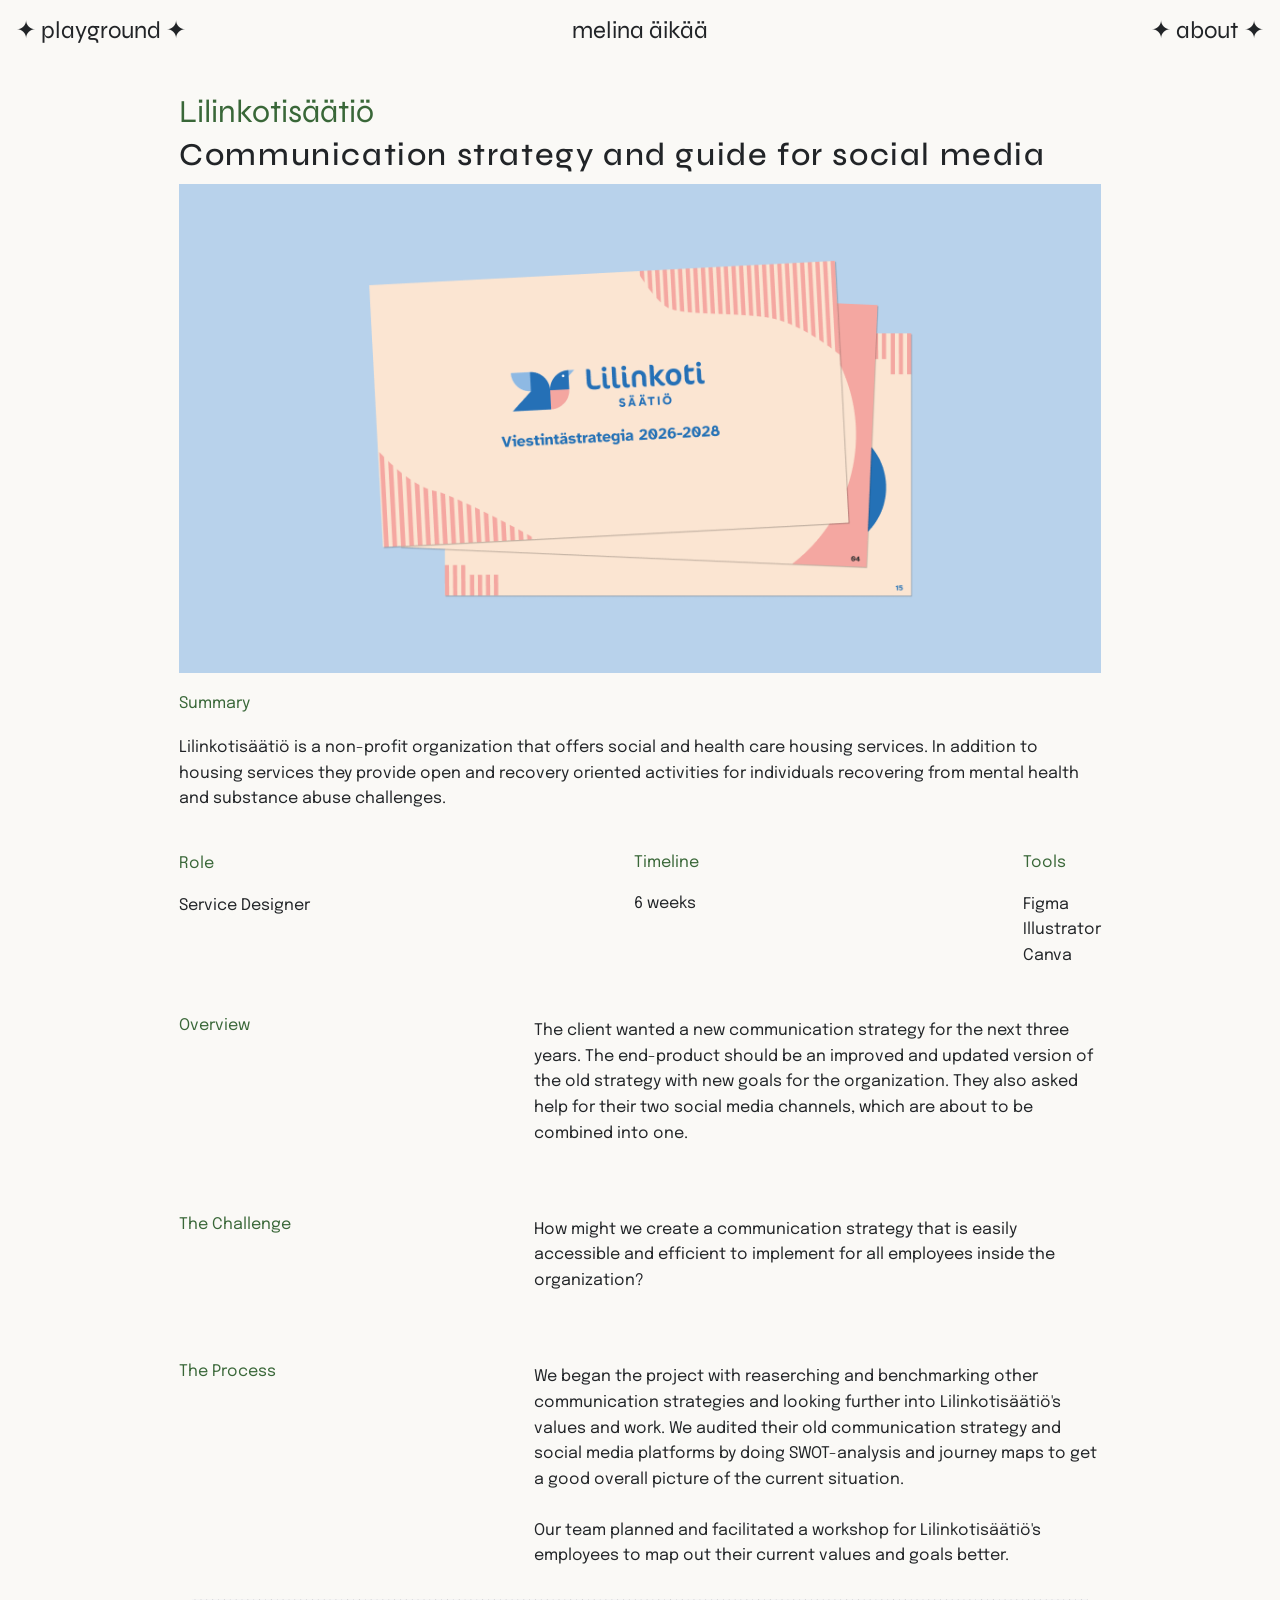
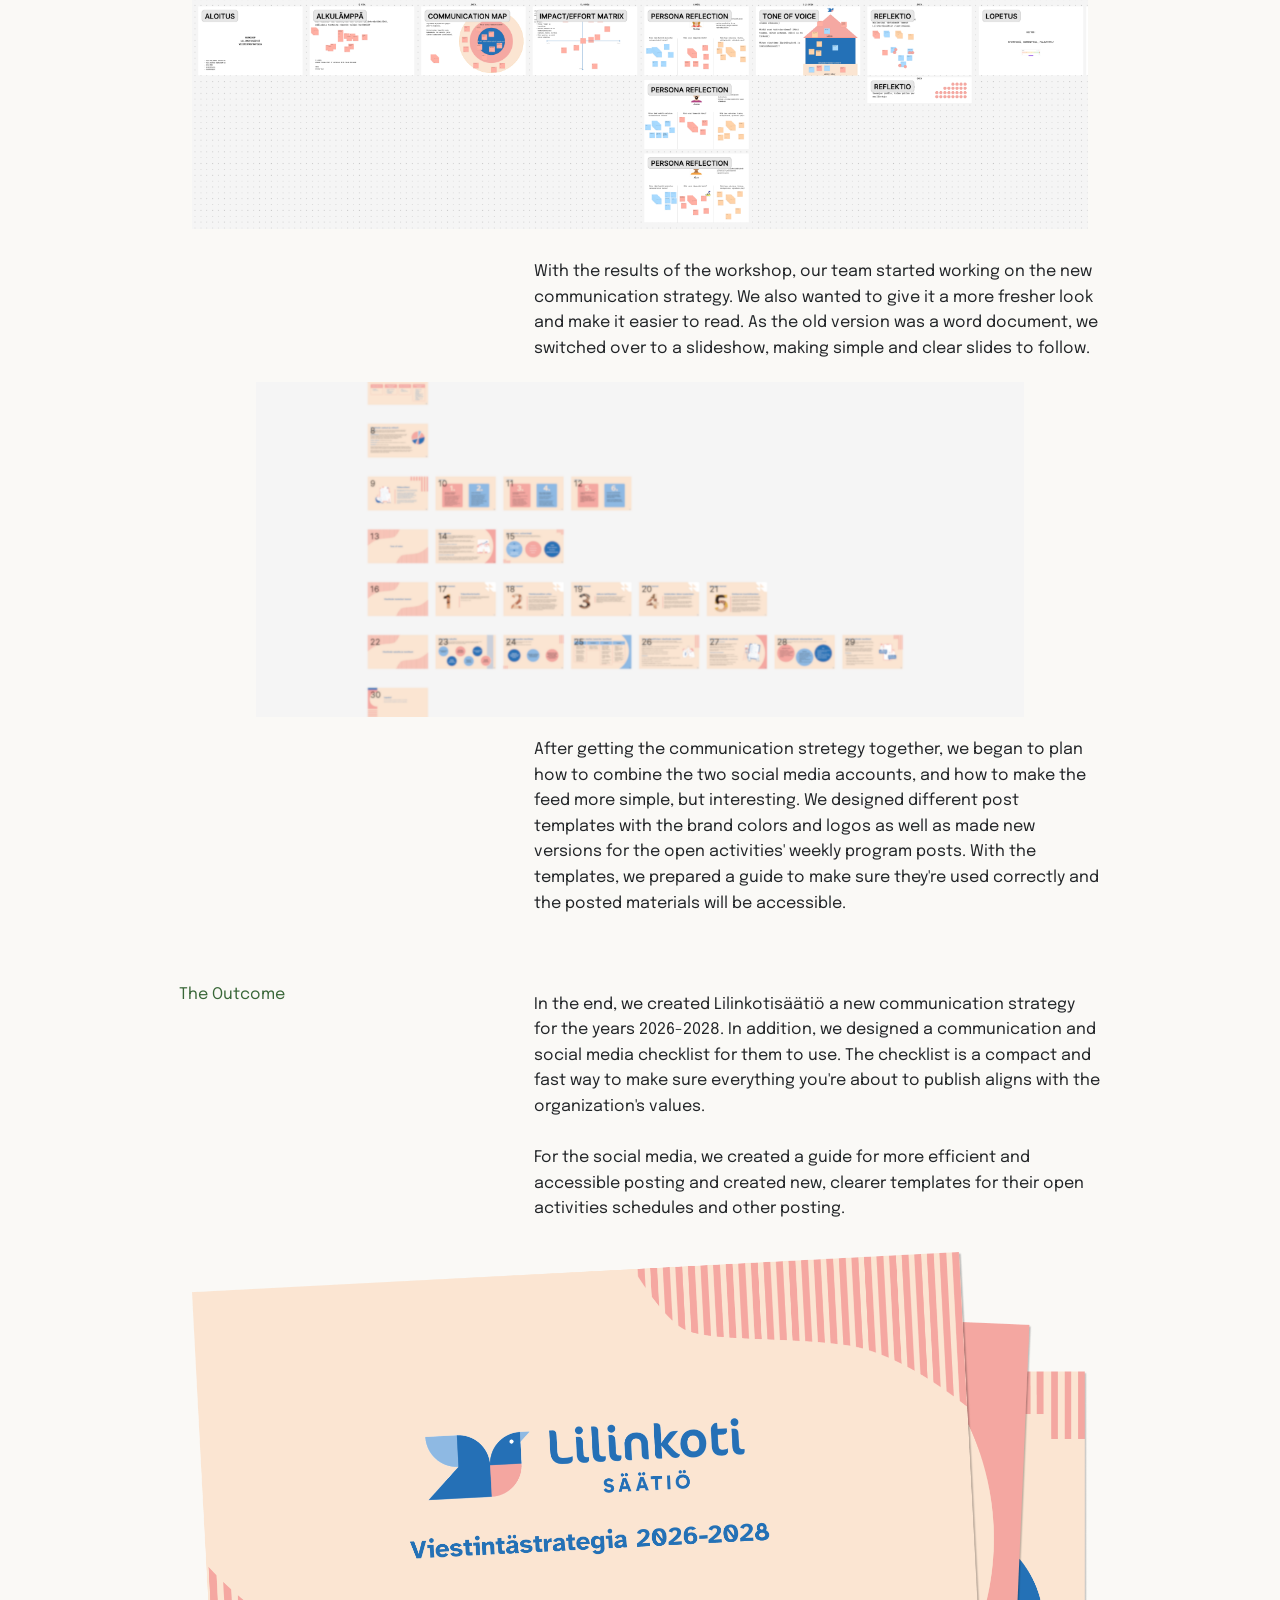
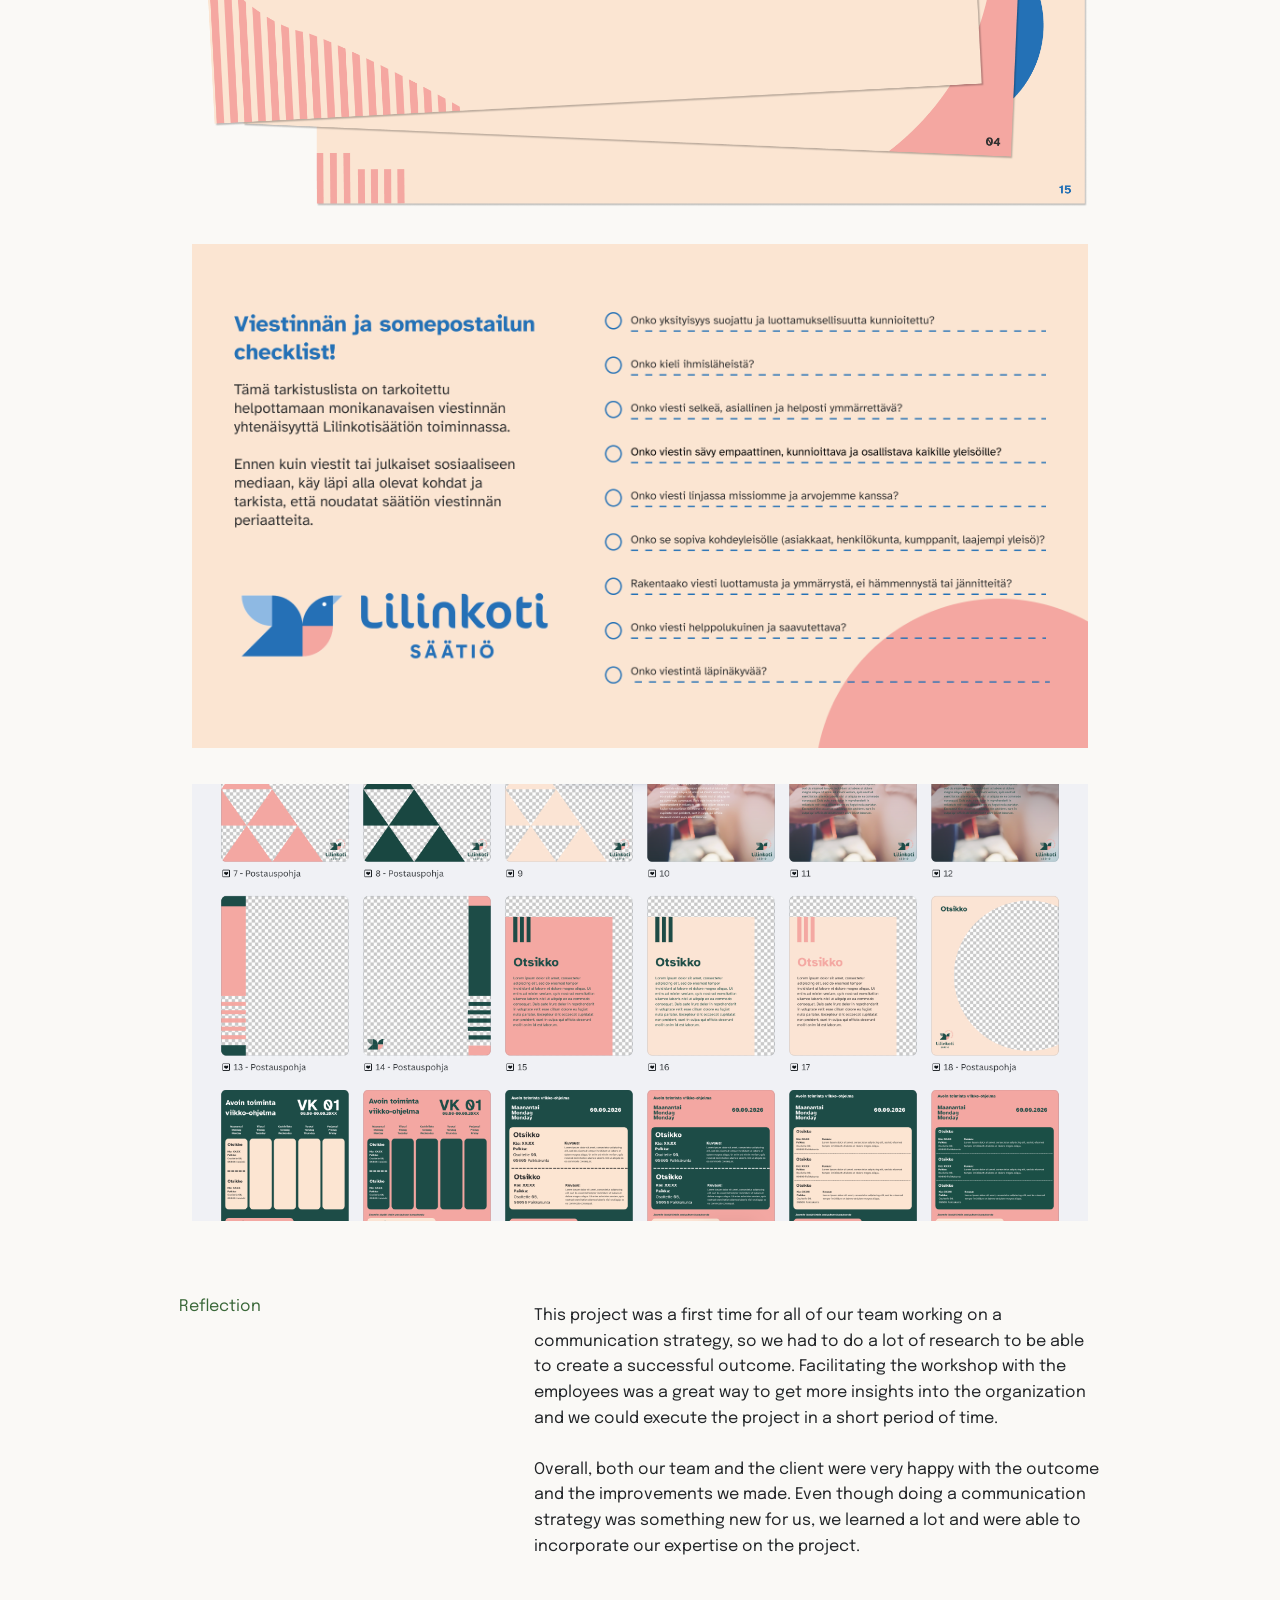
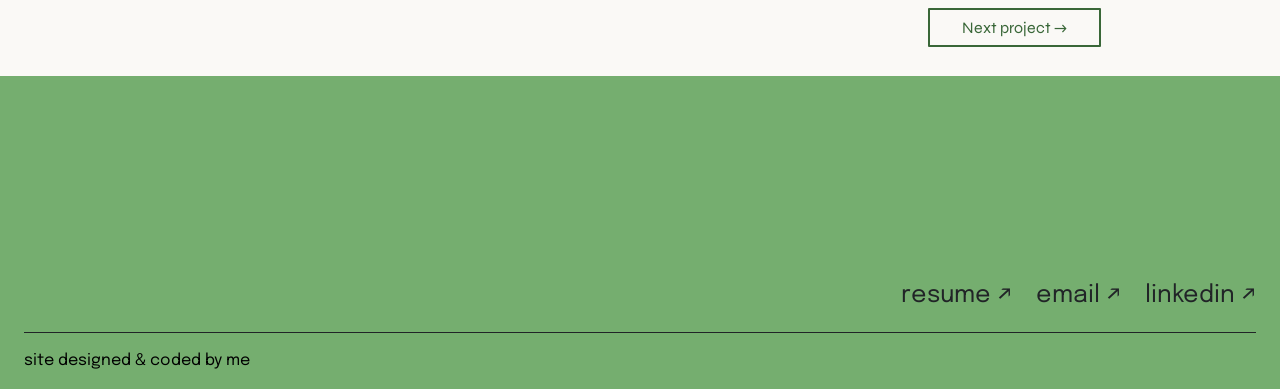
<file: proj3.html>
<!DOCTYPE html>
<html lang="en">
<head>
    <meta charset="UTF-8">
    <meta name="viewport" content="width=device-width, initial-scale=1.0">
    <link rel="stylesheet" href="proj.css">
    <link rel="stylesheet" href="https://fonts.googleapis.com/css2?family=Epilogue:wght@400&display=swap" />
  	<link rel="stylesheet" href="https://fonts.googleapis.com/css2?family=Syne:wght@400;500;700&display=swap" />
    <title>Communication strategy</title>
    <link rel="icon" type="image/x-icon" href="favicon2.svg">
</head>
<body>
     <div class="navi">
                    <div class="nav-name"><a href="index.html">melina äikää</a></div>
                    <div class="play">
                        <a href="play.html">✦ playground ✦</a>
                    </div>
                    <div class="home">
                        <a href="index.html">melina äikää</a>
                    </div>
                    <div class="about">
                        <a href="about.html">✦ about ✦</a>
                    </div>      
                    <div class="hamburger">
                        <span></span>
                        <span></span>
                        <span></span>
                    </div>
            
                    <div class="mobile-menu" id="mobileMenu">
                        <a href="index.html">home</a>
                        <a href="play.html">playground</a>
                        <a href="about.html">about</a>
                    </div>
        </div>
    <div class="main">
        <div class="project">
            <h5>Lilinkotisäätiö</h5>
            <h2>Communication strategy and guide for social media</h2>
            <img class="hero" src="lilihead.png">
                <div class="summary">
                    <h6>Summary</h6>
                    <p>Lilinkotisäätiö is a non-profit organization that offers social and health care housing services. In addition to housing services they provide open and recovery oriented activities for individuals recovering from mental health and substance abuse challenges.</p>
                </div>
                    <div class="infos">
                        <div class="role">
                            <h6>Role</h6>
                            <p>Service Designer</p>
                        </div>
                        <div class="timeline">
                            <h6>Timeline</h6>
                            <p>6 weeks</p>
                        </div>
                        <div class="tools">
                            <h6>Tools</h6>
                            <p>Figma<br>Illustrator<br>Canva</p>
                        </div>
                    </div>
                <div class="overview">
                    <h6>Overview</h6>
                    <p>The client wanted a new communication strategy for the next three years. The end-product should be an improved and updated version of the old strategy with new goals for the organization. They also asked help for their two social media channels, which are about to be combined into one.</p>
                </div>
                <div class="challenge">
                    <h6>The Challenge</h6>
                    <p>How might we create a communication strategy that is easily accessible and efficient to implement for all employees inside the organization?</p>
                </div>
                <div class="process">
                    <h6>The Process</h6>
                    <p>We began the project with reaserching and benchmarking other communication strategies and looking further into Lilinkotisäätiö's values and work. We audited their old communication strategy and social media platforms by doing SWOT-analysis and journey maps to get a good overall picture of the current situation.<br><br>Our team planned and facilitated a workshop for Lilinkotisäätiö's employees to map out their current values and goals better.</p>
                    <div class="process-full-img">
                            <img src="lili workshop.png">
                    </div>
                    <p>With the results of the workshop, our team started working on the new communication strategy. We also wanted to give it a more fresher look and make it easier to read. As the old version was a word document, we switched over to a slideshow, making simple and clear slides to follow.</p>
                    <div class="processimg">
                            <img src="lili start.png">
                    </div>
                    <p>After getting the communication stretegy together, we began to plan how to combine the two social media accounts, and how to make the feed more simple, but interesting. We designed different post templates with the brand colors and logos as well as made new versions for the open activities' weekly program posts. With the templates, we prepared a guide to make sure they're used correctly and the posted materials will be accessible.</p>
                </div>
                <div class="outcome">
                    <h6>The Outcome</h6>
                    <p>In the end, we created Lilinkotisäätiö a new communication strategy for the years 2026-2028. In addition, we designed a communication and social media checklist for them to use. The checklist is a compact and fast way to make sure everything you're about to publish aligns with the organization's values.<br><br>For the social media, we created a guide for more efficient and accessible posting and created new, clearer templates for their open activities schedules and other posting.</p>
                <div class="process-full-img">
                        <img src="lili.png">
                </div>
                <div class="process-full-img">
                        <img src="lilinkotichecklist.png">
                </div>
                <div class="process-full-img">
                        <img src="lili some.png">
                </div>
                </div>
               
                <div class="reflection">
                    <h6>Reflection</h6>
                    <p>This project was a first time for all of our team working on a communication strategy, so we had to do a lot of research to be able to create a successful outcome. Facilitating the workshop with the employees was a great way to get more insights into the organization and we could execute the project in a short period of time.<br><br>Overall, both our team and the client were very happy with the outcome and the improvements we made. Even though doing a communication strategy was something new for us, we learned a lot and were able to incorporate our expertise on the project.</p>
                </div>

                <!-- <div class="feedback">
                    <h6>Feedback</h6>
                    <p></p>
                </div> -->

        </div>

        <div class="nextproj">
            <div class="button">
                <a href="proj4.html">Next project →</a>
            </div>
        </div>
    </div> 

    <div class="footer">
        <div class="contacts">
            <div>
                <a href="cv_melina_aikaa_eng.pdf" target="_blank">resume</a>
                <span class="accent external link">↗︎</span>
            </div>
            <div>
                <a href="mailto: melina.aikaa@gmail.com">email</a>
                <span class="accent external link">↗︎</span>
            </div>
            <div>
            <a href="https://www.linkedin.com/in/melinaaikaa" target="_blank">linkedin</a>
            <span class="accent external link">↗︎</span>
            </div>
        </div>
        <hr>
        <div class="credits">
            site designed & coded by me
        </div>
    </div>
<script>
    const hamburger = document.querySelector('.hamburger');
    const mobileMenu = document.getElementById('mobileMenu');
    const navi = document.querySelector('.navi');

    hamburger.addEventListener('click', () => {
        mobileMenu.classList.toggle('open');
        hamburger.classList.toggle('active');
        navi.classList.toggle('menu-open');
        document.body.classList.toggle('no-scroll');
});
</script>
</body>
</html>
</file>
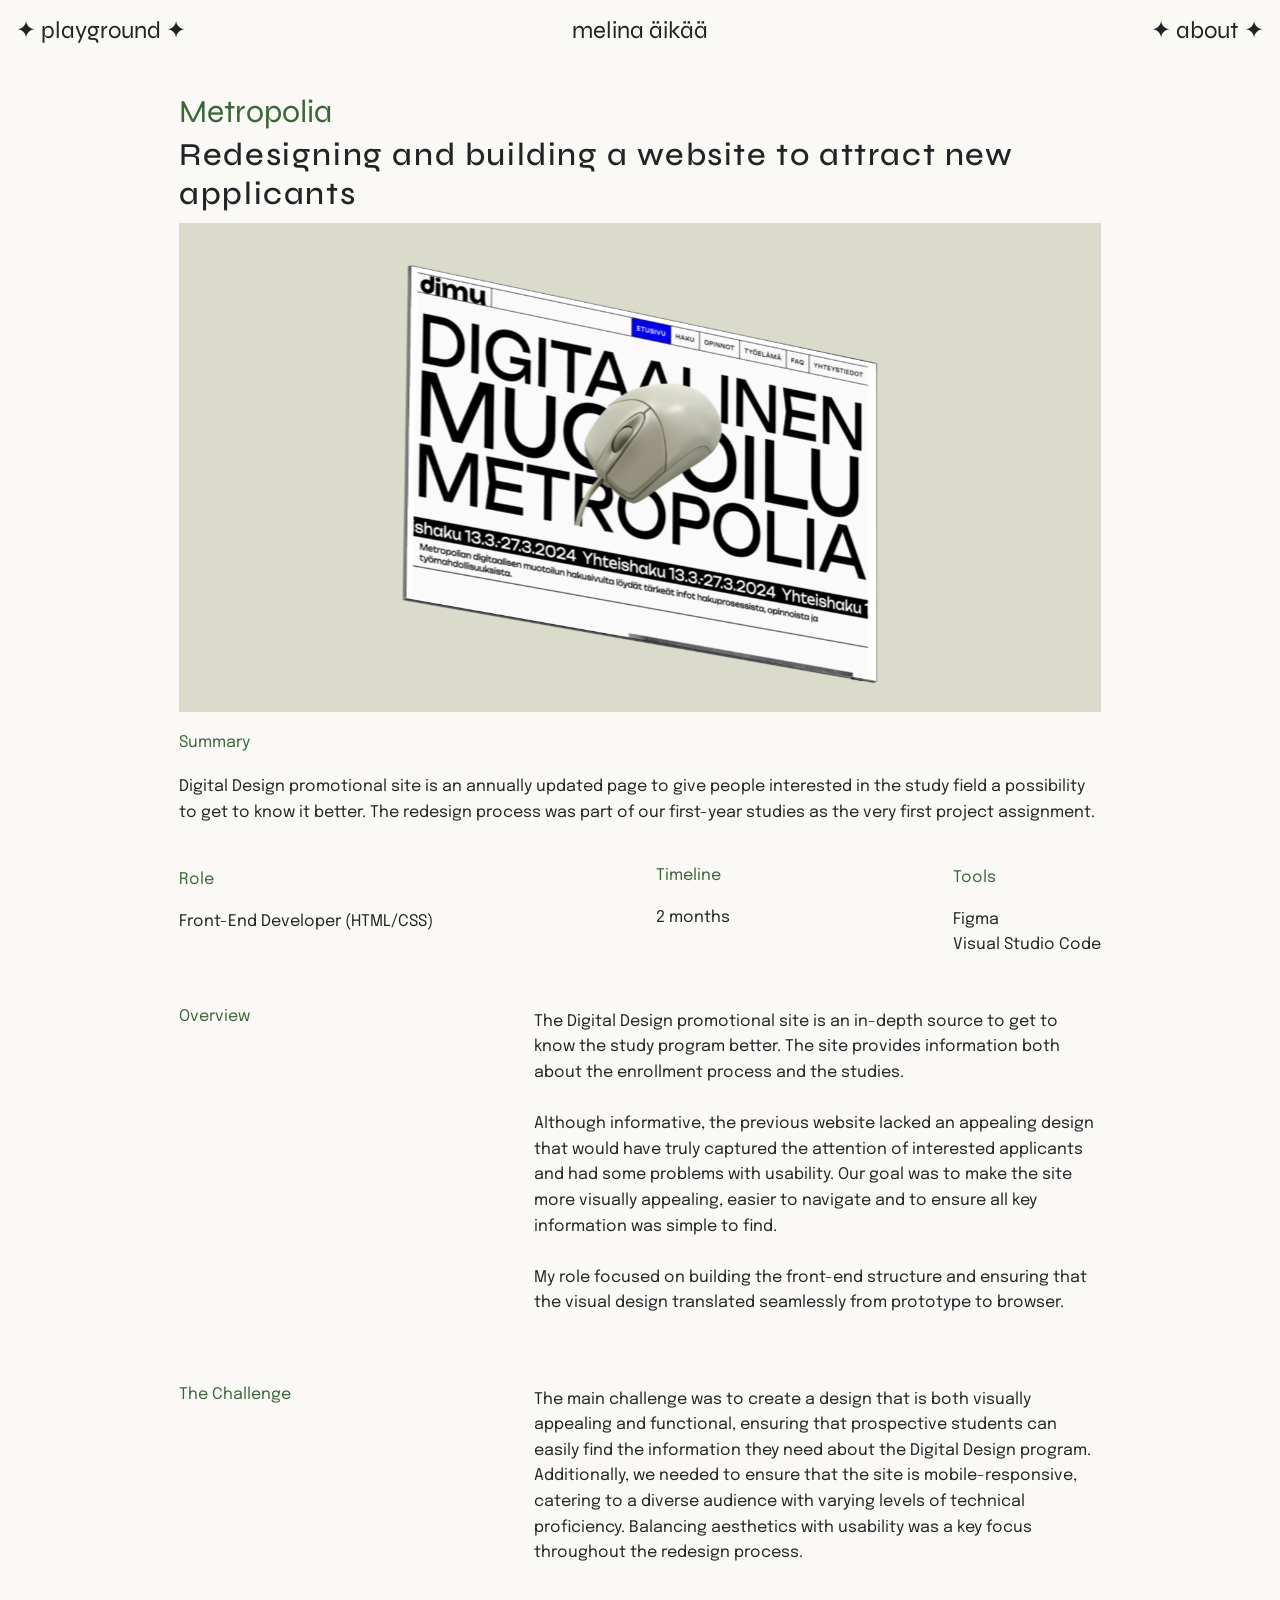
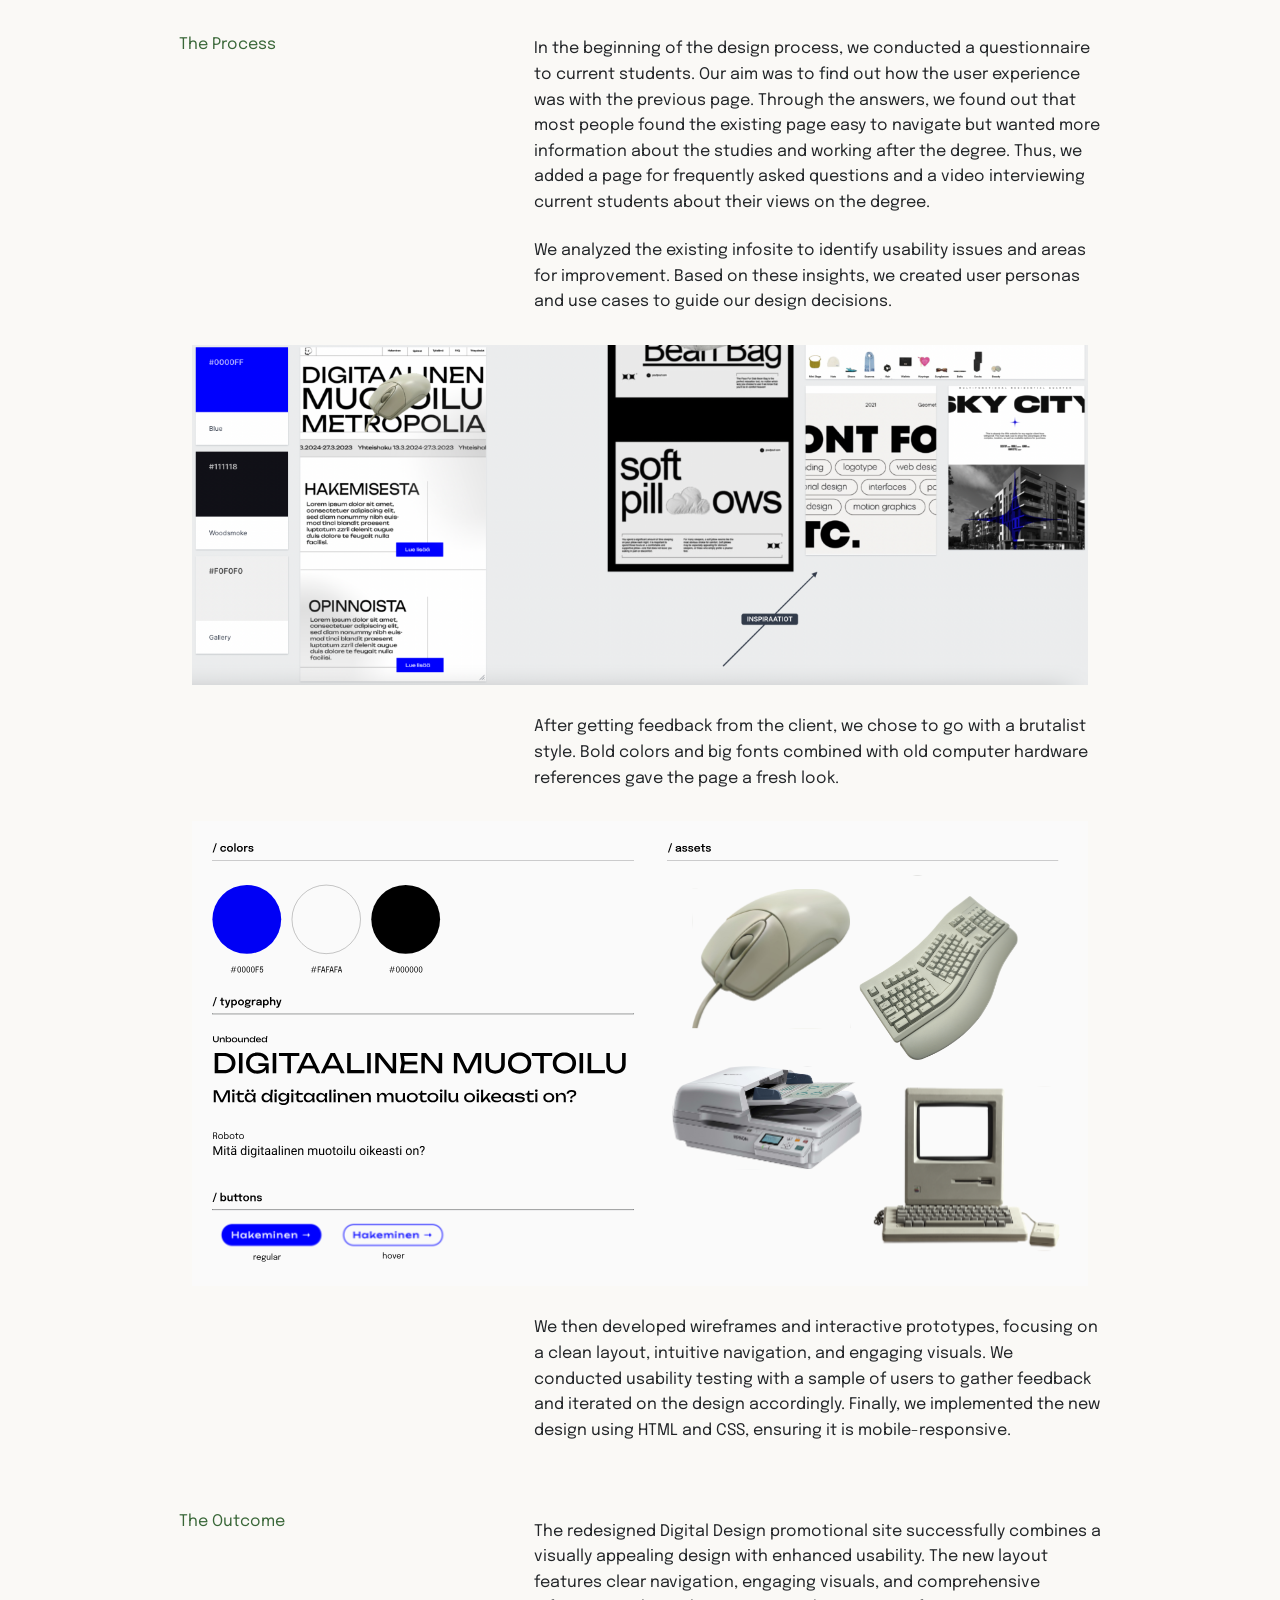
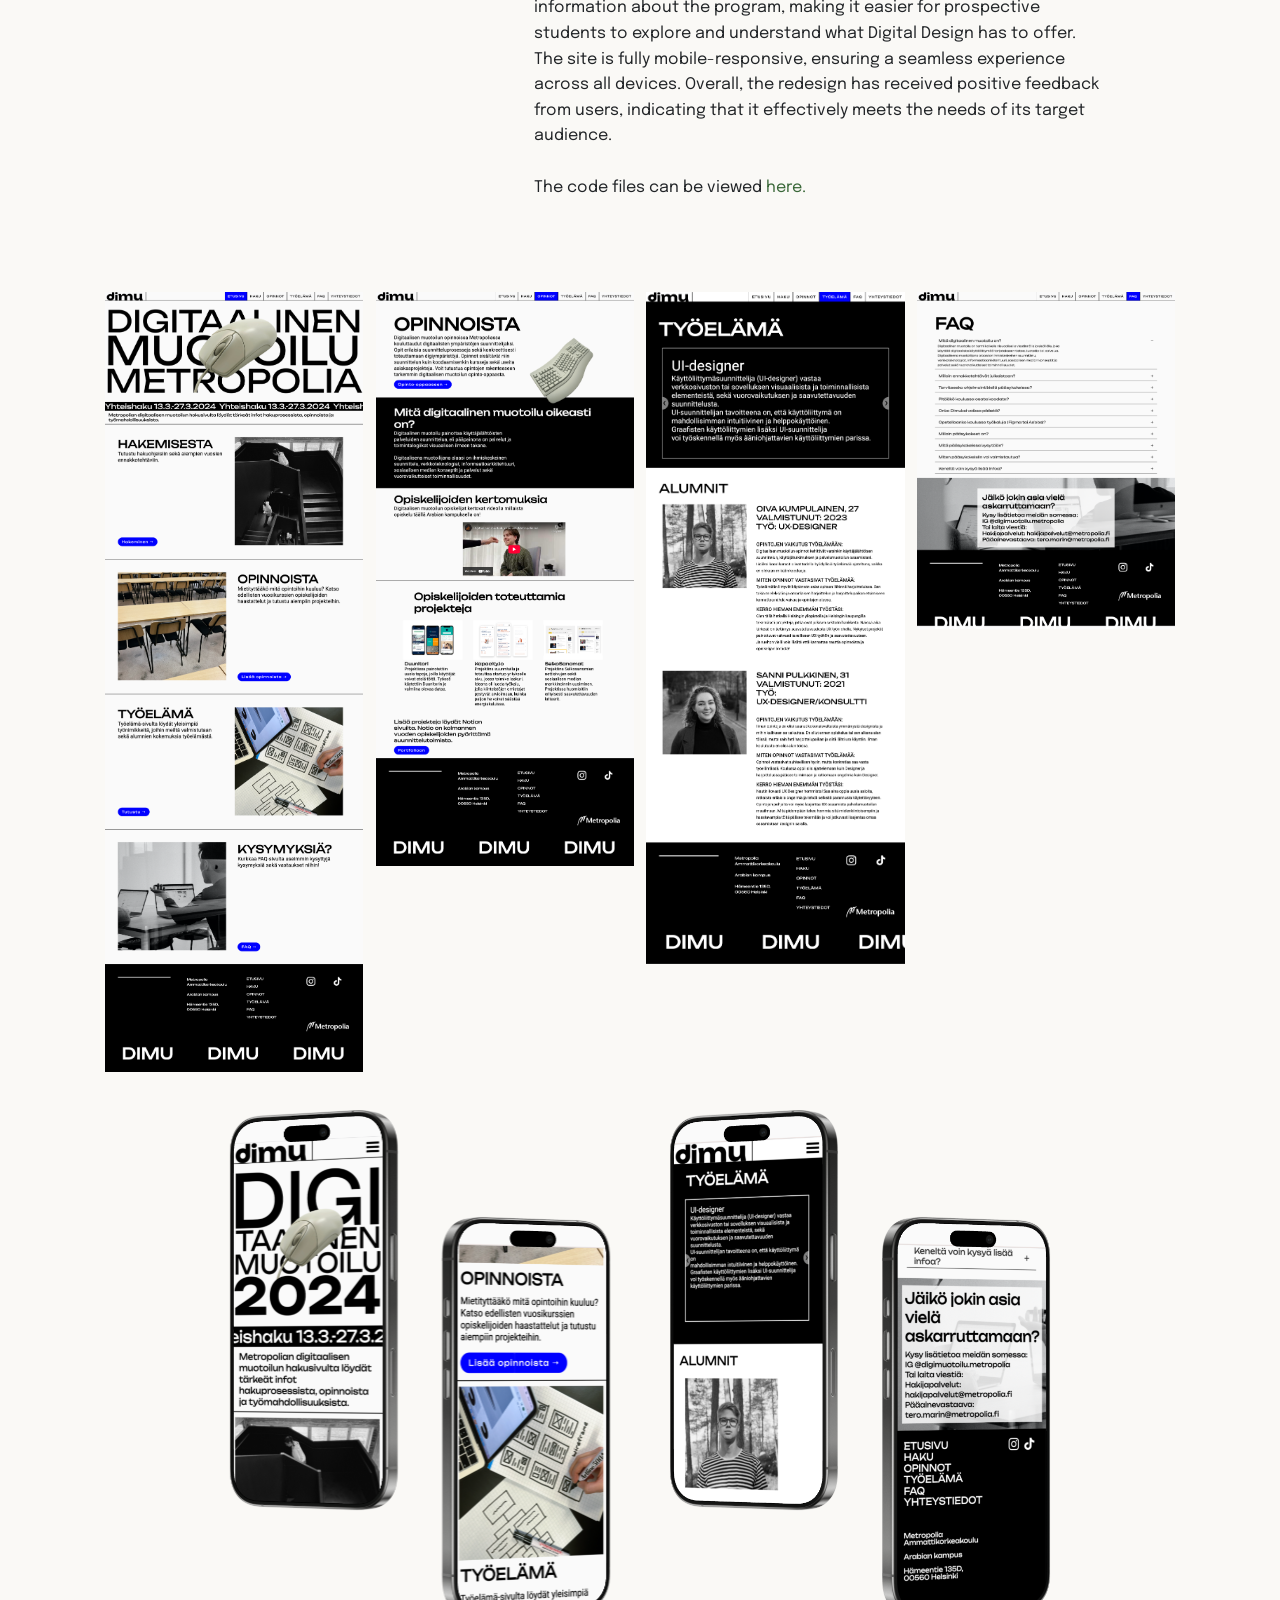
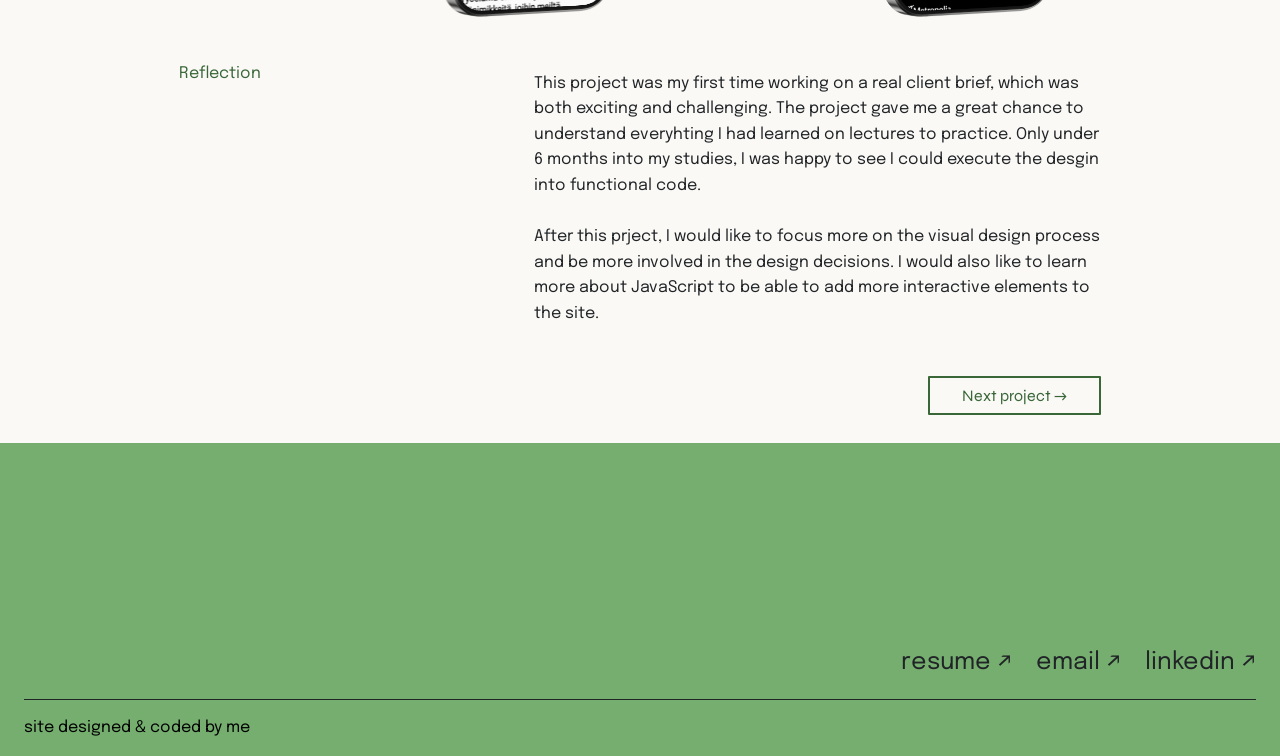
<file: proj4.html>
<!DOCTYPE html>
<html lang="en">
<head>
    <meta charset="UTF-8">
    <meta name="viewport" content="width=device-width, initial-scale=1.0">
    <link rel="stylesheet" href="proj.css">
    <link rel="stylesheet" href="https://fonts.googleapis.com/css2?family=Epilogue:wght@400&display=swap" />
  	<link rel="stylesheet" href="https://fonts.googleapis.com/css2?family=Syne:wght@400;500;700&display=swap" />
    <title>Digital Design</title>
    <link rel="icon" type="image/x-icon" href="favicon2.svg">
</head>
<body>
     <div class="navi">
                    <div class="nav-name"><a href="index.html">melina äikää</a></div>
                    <div class="play">
                        <a href="play.html">✦ playground ✦</a>
                    </div>
                    <div class="home">
                        <a href="index.html">melina äikää</a>
                    </div>
                    <div class="about">
                        <a href="about.html">✦ about ✦</a>
                    </div>      
                    <div class="hamburger">
                        <span></span>
                        <span></span>
                        <span></span>
                    </div>
            
                    <div class="mobile-menu" id="mobileMenu">
                        <a href="index.html">home</a>
                        <a href="play.html">playground</a>
                        <a href="about.html">about</a>
                    </div>
        </div>
    <div class="main">
        <div class="project">
            <h5>Metropolia</h5>
            <h2>Redesigning and building a website to attract new applicants</h2>
            <img class="hero" src="dimu.svg">
                <div class="summary">
                    <h6>Summary</h6>
                    <p>Digital Design promotional site is an annually updated page to give people interested in the study field a possibility to get to know it better. The redesign process was part of our first-year studies as the very first project assignment.</p>
                </div>
                    <div class="infos">
                        <div class="role">
                            <h6>Role</h6>
                            <p>Front-End Developer (HTML/CSS)</p>
                        </div>
                        <div class="timeline">
                            <h6>Timeline</h6>
                            <p>2 months</p>
                        </div>
                        <div class="tools">
                            <h6>Tools</h6>
                            <p>Figma<br>Visual Studio Code</p>
                        </div>
                    </div>
                <div class="overview">
                    <h6>Overview</h6>
                    <p>The Digital Design promotional site is an in-depth source to get to know the study program better. The site provides information both about the enrollment process and the studies.<br><br>Although informative, the previous website lacked an appealing design that would have truly captured the attention of interested applicants and had some problems with usability. Our goal was to make the site more visually appealing, easier to navigate and to ensure all key information was simple to find.<br><br>My role focused on building the front-end structure and ensuring that the visual design translated seamlessly from prototype to browser.</p>
                </div>
                <div class="challenge">
                    <h6>The Challenge</h6>
                    <p>The main challenge was to create a design that is both visually appealing and functional, ensuring that prospective students can easily find the information they need about the Digital Design program. Additionally, we needed to ensure that the site is mobile-responsive, catering to a diverse audience with varying levels of technical proficiency. Balancing aesthetics with usability was a key focus throughout the redesign process.</p>
                </div>
                
                <div class="process">
                    <h6>The Process</h6>
                    <p>In the beginning of the design process, we conducted a questionnaire to current students. Our aim was to find out how the user experience was with the previous page. Through the answers, we found out that most people found the existing page easy to navigate but wanted more information about the studies and working after the degree. Thus, we added a page for frequently asked questions and a video interviewing current students about their views on the degree.
                    </p>
                    <p>We analyzed the existing infosite to identify usability issues and areas for improvement. Based on these insights, we created user personas and use cases to guide our design decisions.
                    </p>
                    <div class="process-full-img">
                        <img src="dimu.png" alt="Process overview">
                    </div>
                    <p>After getting feedback from the client, we chose to go with a brutalist style. Bold colors and big fonts combined with old computer hardware references gave the page a fresh look.</p>
                    <div class="process-full-img">
                        <img src="dimu assets2.svg" alt="Process overview">
                    </div>
                    <p>We then developed wireframes and interactive prototypes, focusing on a clean layout, intuitive navigation, and engaging visuals. We conducted usability testing with a sample of users to gather feedback and iterated on the design accordingly. Finally, we implemented the new design using HTML and CSS, ensuring it is mobile-responsive.
                    </p>
                </div>
                <div class="outcome">
                    <h6>The Outcome</h6>
                    <p>The redesigned Digital Design promotional site successfully combines a visually appealing design with enhanced usability. The new layout features clear navigation, engaging visuals, and comprehensive information about the program, making it easier for prospective students to explore and understand what Digital Design has to offer. The site is fully mobile-responsive, ensuring a seamless experience across all devices. Overall, the redesign has received positive feedback from users, indicating that it effectively meets the needs of its target audience.<br><br>The code files can be viewed <a href="https://github.com/aikaam/Digitaalinen-muotoilu" target="_blank">here.</a></p>
                </div>
                <div class="finalpics">
                    <img src="dimu full home.png"  height="auto">
                    <img src="dimu full opinnot.png"height="auto">
                    <img src="full tyo.png"  height="auto">
                    <img src="full faq.png" height="auto">
                </div>
                <img src="dimu mockup.svg" width="auto" height="auto">
                <div class="reflection">
                    <h6>Reflection</h6>
                    <p>This project was my first time working on a real client brief, which was both exciting and challenging. The project gave me a great chance to understand everyhting I had learned on lectures to practice. Only under 6 months into my studies, I was happy to see I could execute the desgin into functional code.<br><br>After this prject, I would like to focus more on the visual design process and be more involved in the design decisions. I would also like to learn more about JavaScript to be able to add more interactive elements to the site.</p>
                </div>
        </div>
        <div class="nextproj">
            <div class="button">
                <a href="proj2.html">Next project →</a>
            </div>
        </div>
    </div> 

    <div class="footer">
        <div class="contacts">
            <div>
                <a href="cv_melina_aikaa_eng.pdf" target="_blank">resume</a>
                <span class="accent external link">↗︎</span>
            </div>
            <div>
                <a href="mailto: melina.aikaa@gmail.com">email</a>
                <span class="accent external link">↗︎</span>
            </div>
            <div>
            <a href="https://www.linkedin.com/in/melinaaikaa" target="_blank">linkedin</a>
            <span class="accent external link">↗︎</span>
            </div>
        </div>
        <hr>
        <div class="credits">
            site designed & coded by me
        </div>
    </div>
<script>
    const hamburger = document.querySelector('.hamburger');
    const mobileMenu = document.getElementById('mobileMenu');
    const navi = document.querySelector('.navi');

    hamburger.addEventListener('click', () => {
        mobileMenu.classList.toggle('open');
        hamburger.classList.toggle('active');
        navi.classList.toggle('menu-open');
        document.body.classList.toggle('no-scroll');
});
</script>
</body>
</html>
</file>
<file: index.css>
/* NAVI */

.navi {
    font-family: Syne, serif;
    font-size: 24px;
    position: fixed;
    top: 0px;
    left: 0px;
    background-color: transparent;
    width: 100%;
    height: 60px;
    display: flex;
    flex-direction: row;
    align-items: center;
    padding: 0 1rem 0 1rem;
    justify-content: space-between;
    box-sizing: border-box;
    color: #212427;
    z-index: 1000;
}
.navi::before {
    content: "";
    position: absolute;
    inset: 0;
    background-color: #FAF9F6;
    opacity: 0.61;
    z-index: -1;
}

.home {
  position: absolute;
  left: 50%;
  transform: translateX(-50%);
}

.play a, .home a, .about a {
    text-decoration: none;
    color: #212427;
    transition: color 300ms linear;
}
.play a:hover, .home a:hover, .about a:hover {
    cursor: pointer;
    color: #396738;
}
.mobile-navi {
    display: none;
}   
.nav-name {
    display: none;
    font-family: Syne, serif;
    font-size: 24px;
    font-weight: 400;
    color: #212427;
    margin-left: 1rem;
    align-self: center;
}

/* TEKSTIT */

h2 {
    font-family: Syne;
    font-size: 32px;
    font-weight: 400;
    color: #212427;
    letter-spacing: 0.1rem;
    margin-bottom: 4%;
    margin-left: 14%;
}

h3 {
    font-family: Syne;
    font-size: 36px;
    font-weight: 400;
    color: #212427;
    margin-top: 10px;
    margin-bottom: 1px;
}

h4 {
    font-family: Syne;
    font-size: 84px;
    color: #212427;
    margin: 0;
}

h5 {
    font-family: Syne;
    font-size: 40px;
    font-weight: 400;
    letter-spacing: 0.18rem;
    color: #396738;
    margin: 0;
}

h6 {
    font-family: Epilogue;
    font-size: 24px;
    font-weight: 400;
    color: #212427;
    line-height: 1.6;
}

p {
    font-family: Epilogue;
    font-size: 20px;
    font-weight: 400;
    color: #212427;
    margin-top: 10px;
    line-height: 1.6;
}

/* MAIN */

body { 
    padding: 0;
    margin: 0; 
    background-color: #FAF9F6;
    overflow-x: hidden;}
.intro {
    margin: auto;
    padding: 11% 14%;
    
}
.alku {
    display: flex;
    flex-direction: column;
    margin: auto;
    padding-top: 9%;
}


.seli {
    width: 63%;
    height: 100px;
}

.kukka {
    position: absolute;
    left: 56.5%;
    top: 20%;
    z-index: -10;
}

.works {
    display: flex;
    flex-direction: column;
    justify-items: right;
    margin-left: 35%;
}

.proj1, .proj2, .proj3, .proj4 {
    display: flex;
    flex-direction: column;
    text-decoration: none;
    color: #212427;
}

.proj1:hover, .proj2:hover, .proj3:hover, .proj4:hover {
    color: #396738;
    cursor: pointer;
}
.proj1:hover h3,
.proj1:hover p, .proj2:hover h3,
.proj2:hover p, .proj3:hover h3,
.proj3:hover p, .proj4:hover h3,
.proj4:hover p {
  color: #396738;
  transition: color 300ms linear;
}

/* FOOTER */

.footer {
    position: relative;
    left: 0;
    bottom: 0;
    overflow: hidden;
    box-sizing: border-box;
    font-family: Epilogue;
    width: 100%;
    max-width: 100vw;
    height: 313px;
    background-color: #75AE6F;
    padding: 0 1.5rem 0.5rem 1.5rem;
    display: flex;
    flex-direction: column;
    justify-content: flex-end;
}
.contacts {
    display: flex;
    flex-direction: row;
    justify-content: flex-end;
    font-size: 24px;
    padding-bottom: 1rem;
}

.contacts a {
    color: #212427;
    text-decoration: none;
    padding-left: 1.5rem;
}
.external-link {
    font-size: inherit;
    vertical-align: baseline;
}
.accent {
    color:#212427
}

hr {
  border: 0;
  clear:both;
  display:block;
  width: 100%;               
  background-color: #212427;
  height: 1px;
}

.credits {
    font-family: Epilogue;
    font-size: 16px;
    font-weight: 400;
    margin: 10px 0;
    line-height: 1.25;
}

/* SKAALAUTUVUUS */

@media (max-width: 1300px) {
    .works {
        display: flex;
        flex-direction: column;
        
        margin: 0 auto
    }
    .proj1, .proj2, .proj3, .proj4 {
        margin: 0 auto;
        width: 100%;
        max-width: 900px;
        display: flex;
        flex-direction: column;

    }

    .proj1 img, .proj2 img, .proj3 img, .proj4 img {
        max-width: 80%;
        height: auto;
        display: block;
        margin: 0 auto;
    }

    .proj1 h3, .proj2 h3, .proj3 h3, .proj4 h3,
    .proj1 p,  .proj2 p,  .proj3 p,  .proj4 p {
        width: 80%;
        box-sizing: border-box;
        text-align: left;
        margin: 0 auto;
    }

    h3 {
        font-size: 28px;
    }
    p {
        font-size: 18px;
    }
    
    
}
@media (max-width: 1200px) {
  h4 {
    font-size: 64px;
  }
    h5 {
        font-size: 32px;
    }
    h6 {
        font-size: 20px;
    }
    h2 {
        font-size: 28px;
        margin-left: 9%;
    }
    h3 {
        font-size: 24px;
        padding: 3% 0 1% 0;
    }
    p {
        font-size: 16px;
    }
    .kukka {
        left: 60%;
        top: 17%;
    } 
    .kukka img{
        width: 270px;
        max-width: 100%;
        height: auto;
    }
    .seli {
        width: 100%;
        height: auto;
    }
}

@media (max-width: 1000px) {
  h4 {
    font-size: 52px;
  }
    h5 {
        font-size: 28px;
    }
    h6 {
        font-size: 18px;
    }
    .credits {
    font-size: 14px;
  }

  .contacts {
    justify-content: flex-end;
    font-size: 18px;
  }
}
@media (max-width: 900px) {
    
  h4 {
    font-size: 44px;
  }
    h5 {
        font-size: 28px;
    }
    h6 {
        font-size: 18px;
    }
    .intro {
        display: flex;
        flex-direction: column-reverse;
        margin-top: 5%;
        align-items: center;
        text-align: start;
        }
    .kukka {
        position: relative !important;
        left: auto !important;
        top: auto !important;
        right: auto !important;
        bottom: auto !important;
        margin: 0 auto !important;

        display: flex !important;
        justify-content: center !important;
        align-items: center !important;
        width: 100% !important;
        max-width: 100% !important;
        padding: 14% 0 0 0  !important;
    }
    .kukka img {
        display: block !important;
        max-width: 60% !important;
        height: auto;
        margin: 0 auto !important;
    }
} 


/* MOBILE MENU */


.hamburger {
    display: none;
    position: relative;
    flex-direction: column;
    justify-content: space-between;
    width: 30px;
    height: 24px;
    cursor: pointer;
    flex-shrink: 0;
    color: #212427;
    z-index: 1001;
    align-self: center;
}

.hamburger span {
    position: absolute;
    left: 0;
    width: 100%;
    height: 3px;
    background-color: #212427;
    transition: all 0.3s ease;
}

.hamburger span:nth-child(1) {
    top: 0;
}

.hamburger span:nth-child(2) {
    top: 50%;
    transform: translateY(-50%);
}

.hamburger span:nth-child(3) {
    bottom: 0;
}

.hamburger.active span:nth-child(1) {
    top: 50%;
    transform: translateY(-50%) rotate(45deg);
}

.hamburger.active span:nth-child(2) {
    opacity: 0;
}

.hamburger.active span:nth-child(3) {
    bottom: 50%;
    transform: translateY(50%) rotate(-45deg);
}

.mobile-menu {
    position: fixed;
    top: 60px;
    left: 100vw;
    width: 100vw;
    height: calc(100vh - 60px);
    background-color: #FAF9F6;
    padding-top: 3rem;
    display: flex;
    flex-direction: column;
    gap: 2rem;
    padding-right: 2rem;
    transition: right 0.35s ease;
}
.mobile-menu.open {
    left: 0;
}
.mobile-menu a {
    color: #212427;
    text-decoration: none;
    font-family: Syne, serif;
    font-size: 28px;
    padding-left: 12%;
}
.navi.menu-open::before {
    opacity: 1;
}

@media (max-width: 900px) {
    .navi {
        display: flex;
        align-items: center;
        justify-content: space-between;
        padding: 0 1rem;
    }
    .nav-name {
        display: block;
        position: static;
        margin: 0;
        
    }
    .nav-name a {
        text-decoration: none;
        color: #212427;
    }
    .play, .home, .about {
        display: none;
    }
    .hamburger {
        display: flex;
    }
    .mobile-menu.open {
        right: 0;
    }
}
</file>
<file: about.css>
/* NAVI */

.navi {
    font-family: Syne, serif;
    font-size: 24px;
    position: fixed;
    top: 0px;
    left: 0px;
    background-color: transparent;
    width: 100%;
    height: 60px;
    display: flex;
    flex-direction: row;
    align-items: center;
    padding: 0 1rem 0 1rem;
    justify-content: space-between;
    box-sizing: border-box;
    color: #212427;
    z-index: 1000;
}
.navi::before {
    content: "";
    position: absolute;
    inset: 0;
    background-color: #FAF9F6;
    opacity: 0.61;
    z-index: -1;
}

.home {
  position: absolute;
  left: 50%;
  transform: translateX(-50%);
}

.play a, .home a, .about a {
    text-decoration: none;
    color: #212427;
    transition: color 300ms linear;
}
.play a:hover, .home a:hover, .about a:hover {
    cursor: pointer;
    color: #396738;
}
.mobile-navi {
    display: none;
}   
.nav-name {
    display: none;
    position: fixed;
    font-family: Syne, serif;
    font-size: 24px;
    font-weight: 400;
    color: #212427;
    margin-left: 1rem;
    width: 100%;;
}

/* TEKSTIT */

h2 {
    font-family: Syne;
    font-size: 28px;
    font-weight: 500;
    color: #212427;
    letter-spacing: 0.1rem;
    margin-bottom: 3%;
    margin-left: 15%;
    margin-top: 3%;
}

h3 {
    font-family: Syne;
    font-size: 36px;
    font-weight: 400;
    color: #212427;
    margin-top: 10px;
    margin-bottom: 5px;
}

h4 {
    font-family: Syne;
    font-size: 84px;
    color: #212427;
    margin: 0;
}

h5 {
    font-family: Syne;
    font-size: 40px;
    font-weight: 400;
    letter-spacing: 0.2rem;
    color: #396738;
    margin: 0;
}

h6 {
    font-family: Epilogue;
    font-size: 24px;
    font-weight: 400;
    color: #212427;
    margin-left: 15%;
}

p {
    font-family: Epilogue;
    font-size: 18px;
    font-weight: 400;
    color: #212427;
    margin-top: 10px;
    line-height: 1.6;
}

/* MAIN */

body { 
    padding: 0;
    margin: 0; 
    background-color: #FAF9F6;
}

.mie {
    margin-right: 7%;
}
.esittely {
    display: flex;
    flex-direction: row;
    margin: 9% 14% 5% 14%;
    align-items: center;
}

.skills {
display: grid;
grid-template-columns: repeat(4, 1fr);
grid-template-rows: repeat(3, 1fr);
grid-column-gap: 0px;
grid-row-gap: 0px;
width: 80%;
margin-left:15%;
margin-bottom: 3%;
font-family: Epilogue;
font-size: 16px;
line-height: 2;
}

.div1 { 
    grid-area: 1 / 1 / 4 / 2;
    font-size: 20px;
}
.div2 { grid-area: 1 / 2 / 2 / 3; }
.div3 { grid-area: 2 / 2 / 3 / 3; }
.div4 { grid-area: 3 / 2 / 4 / 3; }
.div5 { grid-area: 1 / 3 / 2 / 4; }
.div6 { grid-area: 2 / 3 / 3 / 4; }
.div7 { grid-area: 3 / 3 / 4 / 4; }
.div8 { grid-area: 1 / 4 / 2 / 5; }
.div9 { grid-area: 2 / 4 / 3 / 5; }
.div10 { grid-area: 3 / 4 / 4 / 5; }

.tools {
display: grid;
grid-template-columns: repeat(4, 1fr);
grid-template-rows: repeat(2, 1fr);
grid-column-gap: 0px;
grid-row-gap: 0px;
width: 80%;
margin-left:15%;
margin-bottom: 3%;
font-family: Epilogue;
font-size: 16px;
line-height: 2;
}

.tooldiv1 { 
    grid-area: 1 / 1 / 3 / 2; 
    font-size: 20px;
}
.tooldiv2 { grid-area: 1 / 2 / 2 / 3; }
.tooldiv3 { grid-area: 2 / 2 / 3 / 3; }
.tooldiv4 { grid-area: 1 / 3 / 2 / 4; }
.tooldiv5 { grid-area: 2 / 3 / 3 / 4; }
.tooldiv6 { grid-area: 1 / 4 / 2 / 5; }
.tooldiv7 { grid-area: 2 / 4 / 3 / 5; }

.other {
display: grid;
grid-template-columns: repeat(4, 1fr);
grid-template-rows: repeat(2, 1fr);
grid-column-gap: 0px;
grid-row-gap: 0px;
width: 80%;
margin-left:15%;
margin-bottom: 3%;
font-family: Epilogue;
font-size: 16px;
line-height: 2;
}

.odiv1 {
    grid-area: 1 / 1 / 3 / 2; 
    font-size: 20px;
}
.odiv2 { grid-area: 1 / 2 / 2 / 3; }
.odiv3 { grid-area: 2 / 2 / 3 / 3; }
.odiv4 { grid-area: 1 / 3 / 2 / 4; }
.odiv5 { grid-area: 2 / 3 / 3 / 4; }
.odiv6 { grid-area: 1 / 4 / 2 / 5; }
.odiv7 { grid-area: 2 / 4 / 3 / 5; }

.skills div, .tools div, .other div {
  font-size: 16px;
  line-height: 2; 
}

.div1, .tooldiv1, .odiv1 {
  font-weight: 600; 
}

.line {
    display: block;
    margin: 0 auto;
}
.miusta {
    margin: auto;
    width: 50%;
    margin-bottom: 3%;
}

/* FOOTER */

.footer {
    position: relative;
    left: 0;
    bottom: 0;
    overflow: hidden;
    box-sizing: border-box;
    font-family: Epilogue;
    width: 100%;
    max-width: 100vw;
    height: 313px;
    background-color: #75AE6F;
    padding: 0 1.5rem 0.5rem 1.5rem;
    display: flex;
    flex-direction: column;
    justify-content: flex-end;
}
.contacts {
    display: flex;
    flex-direction: row;
    justify-content: flex-end;
    font-size: 24px;
    padding-bottom: 1rem;
}

.contacts a {
    color: #212427;
    text-decoration: none;
    padding-left: 1.5rem;
}
.external-link {
    font-size: inherit;
    vertical-align: baseline;
}
.accent {
    color:#212427
}

hr {
  border: 0;
  clear:both;
  display:block;
  width: 100%;               
  background-color: #212427;
  height: 1px;
}

.credits {
    font-family: Epilogue;
    font-size: 16px;
    font-weight: 400;
    margin: 10px 0;
    line-height: 1.25;
}




/* SKAALAUTUVUUS*/

@media (max-width: 1024px) {
  .esittely {
    margin: 10% 8%;
  }
  .skills, .tools, .other {
    margin-left: 10%;
  }
  .skills div, .tools div, .other div {
    font-size: 15px;
  }

  .skills,  .tools, .other {
    display: grid;
    grid-template-columns: 1fr 1fr 1fr;
    grid-auto-rows: auto;
    grid-column-gap: 10px;
    grid-row-gap: 5px;
    width: 80%;
    margin: 0 auto 3%;
  }

.div1, .tooldiv1, .odiv1 {
    grid-row: 1 / span 9;
    font-weight: 600;
  }

.skills > div:not(.div1),  .tools > div:not(.tooldiv1),  .other > div:not(.odiv1) {
    grid-row: auto;
    grid-column: auto;
  }
  h2 {
    margin-left: 10%;
  }

  p {
    font-size: 17px;
  }

  .miusta {
    width: 70%;
  }
}

@media (max-width: 800px) {

  .esittely {
    flex-direction: column;
    margin: 25% 7% 10% 7%;
    gap: 1.5rem;
  }

  .mie {
    width: 80%;
    height: auto;
    margin: 0 auto;
  }

  .teksti p {
    font-size: 16px;
    line-height: 1.5;
  }

  h2 {
    margin-left: 2rem;
    margin-top: 10%;
  }

  .line {
    width: 40%;
    margin: 2rem auto;
  }

  .miusta {
    margin: 2rem auto;
  }
}
@media (max-width: 600px) {
  .credits {
    font-size: 14px;
  }

  .contacts {
    justify-content: flex-end;
    font-size: 18px;
  }
}

@media (max-width: 500px) {
  .skills,  .tools, .other {
    display: grid;
    grid-template-columns: 1fr 1fr;
    grid-auto-rows: auto;
    grid-column-gap: 10px;
    grid-row-gap: 10px;
    width: 85%;
    margin: 0 auto 3%;
  }

.div1, .tooldiv1, .odiv1 {
    grid-row: 1 / span 9;
    font-weight: 600;
  }

.skills > div:not(.div1),  .tools > div:not(.tooldiv1),  .other > div:not(.odiv1) {
    grid-row: auto;
    grid-column: auto;
  }
  }

/* MOBILE MENU */

.hamburger {
    display: none;
    position: relative;
    flex-direction: column;
    justify-content: space-between;
    width: 30px;
    height: 24px;
    cursor: pointer;
    flex-shrink: 0;
    color: #212427;
    z-index: 1001;
    align-self: center;
}

.hamburger span {
    position: absolute;
    left: 0;
    width: 100%;
    height: 3px;
    background-color: #212427;
    transition: all 0.3s ease;
}

.hamburger span:nth-child(1) {
    top: 0;
}

.hamburger span:nth-child(2) {
    top: 50%;
    transform: translateY(-50%);
}

.hamburger span:nth-child(3) {
    bottom: 0;
}

.hamburger.active span:nth-child(1) {
    top: 50%;
    transform: translateY(-50%) rotate(45deg);
}

.hamburger.active span:nth-child(2) {
    opacity: 0;
}

.hamburger.active span:nth-child(3) {
    bottom: 50%;
    transform: translateY(50%) rotate(-45deg);
}

.mobile-menu {
    position: fixed;
    top: 60px;
    left: 100vw;
    width: 100vw;
    height: calc(100vh - 60px);
    background-color: #FAF9F6;
    padding-top: 3rem;
    display: flex;
    flex-direction: column;
    gap: 2rem;
    padding-right: 2rem;
    transition: right 0.35s ease;
}
.mobile-menu.open {
    left: 0;
}
.mobile-menu a {
    color: #212427;
    text-decoration: none;
    font-family: Syne, serif;
    font-size: 28px;
    padding-left: 12%;
}
.navi.menu-open::before {
    opacity: 1;
}

@media (max-width: 900px) {
    .navi {
        display: flex;
        align-items: center;
        justify-content: space-between;
        padding: 0 1rem;
    }
    .nav-name {
        display: block;
        position: static;
        margin: 0;
        
    }
    .nav-name a {
        text-decoration: none;
        color: #212427;
    }
    .play, .home, .about {
        display: none;
    }
    .hamburger {
        display: flex;
    }
    .mobile-menu.open {
        right: 0;
    }
}
</file>
<file: play.css>
/* NAVI */

.navi {
    font-family: Syne, serif;
    font-size: 24px;
    position: fixed;
    top: 0px;
    left: 0px;
    background-color: transparent;
    width: 100%;
    height: 60px;
    display: flex;
    flex-direction: row;
    align-items: center;
    padding: 0 1rem 0 1rem;
    justify-content: space-between;
    box-sizing: border-box;
    color: #212427;
    z-index: 1000;
}
.navi::before {
    content: "";
    position: absolute;
    inset: 0;
    background-color: #FAF9F6;
    opacity: 0.61;
    z-index: -1;
}
.home {
  position: absolute;
  left: 50%;
  transform: translateX(-50%);
}

.play a, .home a, .about a {
    text-decoration: none;
    color: #212427;
    transition: color 300ms linear;
}
.play a:hover, .home a:hover, .about a:hover {
    cursor: pointer;
    color: #396738;
}
.mobile-navi {
    display: none;
}   
.nav-name {
    display: none;
    position: fixed;
    font-family: Syne, serif;
    font-size: 24px;
    font-weight: 400;
    color: #212427;
    margin-left: 1rem;
    width: 100%;;
}

/* TEKSTIT */

h1 {
    font-family: Syne;
    font-size: 44px;
    font-weight: 500;
    color: #212427;
    letter-spacing: 0.1rem;
    margin-bottom: 5%;
}
h2 {
    font-family: Syne;
    font-size: 32px;
    font-weight: 500;
    color: #212427;
    letter-spacing: 0.1rem;
    margin-bottom: 5%;

}

h3 {
    font-family: Syne;
    font-size: 36px;
    font-weight: 400;
    color: #212427;
    margin-top: 10px;
    margin-bottom: 5px;
}

h4 {
    font-family: Syne;
    font-size: 84px;
    color: #212427;
    margin: 0;
}

h5 {
    font-family: Syne;
    font-size: 40px;
    font-weight: 400;
    letter-spacing: 0.2rem;
    color: #396738;
    margin: 0;
}

h6 {
    font-family: Epilogue;
    font-size: 24px;
    font-weight: 400;
    color: #212427;
    margin-left: 15%;
}

p {
    font-family: Epilogue;
    font-size: 16px;
    font-weight: 400;
    color: #212427;
    margin-top: 10px;
    margin-right: 12%;
    line-height: 1.6;
}

/* MAIN */

body { 
    padding: 0;
    margin: 0; 
    background-color: #FAF9F6;
}

.main {
    margin: 7% 10%;
}

.grid {
display: grid;
grid-template-columns: 1fr 3fr;
grid-auto-rows: auto;
grid-column-gap: 10px;
grid-row-gap: 10px;
margin: 0;
padding: 0;
}
.side {
    display: flex;
    flex-direction: column;
    gap: 5%;
}
.intro {
    grid-area: 1 / 1 / 2 / 2;
}
.intro-mobile {
    display: none;
}   

/* .gallery {
    column-count: 3;
    gap: 10px;
} */

.gallery {
    column-count: 2;
    gap: 10px;
}

.gallery img {
    width: 100%;
    height: auto;
    display: block;
    margin-bottom: 10px;
    cursor: pointer;
}
.info { 
    grid-area: 2 / 1 / 3 / 2; 
    margin-top: 0;}

/* FOOTER */

.footer {
    position: relative;
    left: 0;
    bottom: 0;
    overflow: hidden;
    box-sizing: border-box;
    font-family: Epilogue;
    width: 100%;
    max-width: 100vw;
    height: 313px;
    background-color: #75AE6F;
    padding: 0 1.5rem 0.5rem 1.5rem;
    display: flex;
    flex-direction: column;
    justify-content: flex-end;
}
.contacts {
    display: flex;
    flex-direction: row;
    justify-content: flex-end;
    font-size: 24px;
    padding-bottom: 1rem;
}

.contacts a {
    color: #212427;
    text-decoration: none;
    padding-left: 1.5rem;
}
.external-link {
    font-size: inherit;
    vertical-align: baseline;
}
.accent {
    color:#212427
}

hr {
  border: 0;
  clear:both;
  display:block;
  width: 100%;               
  background-color: #212427;
  height: 1px;
}

.credits {
    font-family: Epilogue;
    font-size: 16px;
    font-weight: 400;
    margin: 10px 0;
    line-height: 1.25;
}

/*SKAALAUTUVUUS*/

@media (max-width: 1200px) {
    .gallery {
        column-count: 2;
    }
}

@media (max-width: 800px) {
    .gallery {
        column-count: 1;
    }
}

@media (max-width: 600px) {
    .intro-mobile {
        display: block;
    }
    .intro-desktop {
        display: none;
    }
    .gallery {
        column-count: 1;
    }
    .grid {
        display: flex;
        flex-direction: column;
    }
    .gallery img {
        pointer-events: none;
    }
    .credits {
        font-size: 14px;
    }

    .contacts {
        justify-content: flex-end;
        font-size: 18px;
    }
}

/* MOBILE MENU */
.hamburger {
    display: none;
    position: relative;
    flex-direction: column;
    justify-content: space-between;
    width: 30px;
    height: 24px;
    cursor: pointer;
    flex-shrink: 0;
    color: #212427;
    z-index: 1001;
    align-self: center;
}

.hamburger span {
    position: absolute;
    left: 0;
    width: 100%;
    height: 3px;
    background-color: #212427;
    transition: all 0.3s ease;
}

.hamburger span:nth-child(1) {
    top: 0;
}

.hamburger span:nth-child(2) {
    top: 50%;
    transform: translateY(-50%);
}

.hamburger span:nth-child(3) {
    bottom: 0;
}

.hamburger.active span:nth-child(1) {
    top: 50%;
    transform: translateY(-50%) rotate(45deg);
}

.hamburger.active span:nth-child(2) {
    opacity: 0;
}

.hamburger.active span:nth-child(3) {
    bottom: 50%;
    transform: translateY(50%) rotate(-45deg);
}

.mobile-menu {
    position: fixed;
    top: 60px;
    left: 100vw;
    width: 100vw;
    height: calc(100vh - 60px);
    background-color: #FAF9F6;
    padding-top: 3rem;
    display: flex;
    flex-direction: column;
    gap: 2rem;
    padding-right: 2rem;
    transition: right 0.35s ease;
}
.mobile-menu.open {
    left: 0;
}
.mobile-menu a {
    color: #212427;
    text-decoration: none;
    font-family: Syne, serif;
    font-size: 28px;
    padding-left: 12%;
}
.navi.menu-open::before {
    opacity: 1;
}

@media (max-width: 900px) {
    .navi {
        display: flex;
        align-items: center;
        justify-content: space-between;
        padding: 0 1rem;
    }
    .nav-name {
        display: block;
        position: static;
        margin: 0;
        
    }
    .nav-name a {
        text-decoration: none;
        color: #212427;
    }
    .play, .home, .about {
        display: none;
    }
    .hamburger {
        display: flex;
    }
    .mobile-menu.open {
        right: 0;
    }
}
</file>
<file: proj.css>
/* NAVI */

.navi {
    font-family: Syne, serif;
    font-size: 24px;
    position: fixed;
    top: 0px;
    left: 0px;
    background-color: transparent;
    width: 100%;
    height: 60px;
    display: flex;
    flex-direction: row;
    align-items: center;
    padding: 0 1rem 0 1rem;
    justify-content: space-between;
    box-sizing: border-box;
    color: #212427;
    z-index: 1000;
}
.navi::before {
    content: "";
    position: absolute;
    inset: 0;
    background-color: #FAF9F6;
    opacity: 0.61;
    z-index: -1;
}

.home {
  position: absolute;
  left: 50%;
  transform: translateX(-50%);
}

.play a, .home a, .about a {
    text-decoration: none;
    color: #212427;
    transition: color 300ms linear;
}
.play a:hover, .home a:hover, .about a:hover {
    cursor: pointer;
    color: #396738;
}
.mobile-navi {
    display: none;
}   
.nav-name {
    display: none;
    position: fixed;
    font-family: Syne, serif;
    font-size: 24px;
    font-weight: 400;
    color: #212427;
    margin-left: 1rem;
    width: 100%;;
}

/* TEKSTIT */

h2 {
    font-family: Syne;
    font-size: 32px;
    font-weight: 500;
    color: #212427;
    letter-spacing: 0.1rem;
    margin-top: 0.5%;
    margin-bottom: 1%;
}


h5 {
    font-family: Syne;
    font-size: 32px;
    font-weight: 400;
    color: #396738;
    margin-bottom: 0;
}

h6 {
    font-family: Epilogue;
    font-size: 16px;
    font-weight: 400;
    color: #396738;
    margin: 2% 0;
    line-height: 1.6;
}

p {
    font-family: Epilogue;
    font-size: 16px;
    font-weight: 400;
    color: #212427;
    margin-bottom: 2%;
    line-height: 1.6;
}

/* MAIN */

body { 
    padding: 0;
    margin: 0; 
    background-color: #FAF9F6;
}

.main {
    margin: 3% 14%;
}

.projectwip {
    text-align: center;
    margin-top: 25%;
    margin-bottom: 25%;
}
.project {
    display: flex;
    flex-direction: column;
}
.hero {
    width: 100%;
    height: auto;
}

img {
  max-width: 100%;
  height: auto;
  display: block;
  margin: 0 auto;
}

.finalpics {
  display: flex;
  justify-content: center;
  align-items: flex-start;
  gap: 1.5rem;
  flex-wrap: nowrap;
  margin: 2rem auto;
  width: 100%;
  max-width: 1200px;
  box-sizing: border-box;
}

.finalpics img {
  width: 40%;
  height: auto;
  object-fit: contain;
}

.summary {
    margin-bottom: 2%;
}

.infos {
    display: flex;
    flex-direction: row;
    justify-content: space-between;
    margin-bottom: 4%;
}

.process {
    display: grid;
    grid-template-columns: 35% 1fr;
    column-gap: 2rem;
    align-items: start;
    margin-bottom: 4%;
}

.process p {
    grid-column: 2;
    margin: 1rem 0;
}

.processimg {
    grid-column: 1 / -1;
    display: flex;
    justify-content: center;
    width: 60vw;
    margin: 1% auto;
}
.processimg img {
    width: 100%;
    max-width: 60vw;
    height: auto;
    display: block;
}
.process-full-img {
    grid-column: 1 / -1;
    width: 100vw;
    margin-left: calc(-50vw + 50%);
    margin-top: 2%;
    margin-bottom: 2%;
}

.process-full-img img {
    width: 70%;
    height: auto;
    display: block;
}

.overview, .challenge, .process, .outcome, .reflection, .feedback {
  display: grid;
  grid-template-columns: 35% 1fr;
  column-gap: 2rem;
  align-items: start;
  margin-bottom: 3rem;
}

.overview h6,
.challenge h6,
.process h6,
.outcome h6 
.reflection h6,
.feedback h6 {
    margin: 2% 0;
}

.overview p,
.challenge p,
.process p,
.outcome p 
.reflection p,
.feedback p {
    margin: 2% 0;
    line-height: 1.6;
}

a {
    text-decoration: none;
    color: #396738;

}

.finalpics {
    display: flex;
    flex-direction: row;
    max-width: 70%;
    gap: 2%;
    margin-bottom: 0;
}
.finalpics2 {
    display: flex;
    flex-direction: row;
    width: 80%;
    gap: 2%;
    margin: 0 auto;

}
.nextproj {
    display: flex;
    justify-content: flex-end;
    margin-bottom: 4%;
}
.button a {
    font-family: Syne;
    font-size: 16px;
    color: #396738;
    text-decoration: none;
    border: 2px solid #396738;
    padding: 0.5rem 2rem;
    border-radius: 1px;
    transition: background-color 300ms linear, color 300ms linear;
}
.button a:hover {
    background-color: #396738;
    color: #FAF9F6;
    cursor: pointer;
}

/* FOOTER */

.footer {
    position: relative;
    left: 0;
    bottom: 0;
    overflow: hidden;
    box-sizing: border-box;
    font-family: Epilogue;
    width: 100%;
    height: 313px;
    background-color: #75AE6F;
    padding: 0 1.5rem 0.5rem 1.5rem;
    display: flex;
    flex-direction: column;
    justify-content: flex-end;
}
.contacts {
    display: flex;
    flex-direction: row;
    justify-content: flex-end;
    font-size: 24px;
    padding-bottom: 1rem;
}

.contacts a {
    color: #212427;
    text-decoration: none;
    padding-left: 1.5rem;
}
.external-link {
    font-size: inherit;
    vertical-align: baseline;
}
.accent {
    color:#212427
}

hr {
  border: 0;
  clear:both;
  display:block;
  width: 100%;               
  background-color: #212427;
  height: 1px;
}

.credits {
    font-family: Epilogue;
    font-size: 16px;
    font-weight: 400;
    margin: 10px 0;
    line-height: 1.25;
}




/* SKAALAUTUVUUS */
@media (max-width: 992px) {
  .main {
    margin: 5%;
  }

  .overview, .challenge, .process, .outcome, .reflection, .feedback {
    display: flex;
    flex-direction: column;
  }

  .processimg img, .process-full-img img {
    width: 90%;
  }

  .infos {
    align-items: flex-start;
  }
  .finalpics, .finalpics2 {
    flex-direction: column;
    align-items: center;
  }
  .finalpics img, .finalpics2 img {
    max-width: 100%;
    width: 900px;
    margin-bottom: 2%;
  }
}

@media (max-width: 600px) {
  .main {
    margin: 1.5rem;
  }

  h2 {
    font-size: 1.5rem;
  }

  h5 {
    font-size: 1.25rem;
  }

.infos {
    flex-direction: column;
    gap: 1.5rem;
  }
  .finalpics, .finalpics2 {
    flex-direction: column;
    align-items: center;
  }

  .finalpics img, .finalpics2 img {
    max-width: 100%;
    width: 500px;
    margin-bottom: 2%;
  }

 .credits {
    font-size: 14px;
  }

  .contacts {
    justify-content: flex-end;
    font-size: 18px;
  }

  .button a {
    display: block;
    text-align: center;
    width: 65%;
  }
}

/* MOBILE MENU */
.hamburger {
    display: none;
    position: relative;
    flex-direction: column;
    justify-content: space-between;
    width: 30px;
    height: 24px;
    cursor: pointer;
    flex-shrink: 0;
    color: #212427;
    z-index: 1001;
    align-self: center;
}

.hamburger span {
    position: absolute;
    left: 0;
    width: 100%;
    height: 3px;
    background-color: #212427;
    transition: all 0.3s ease;
}

.hamburger span:nth-child(1) {
    top: 0;
}

.hamburger span:nth-child(2) {
    top: 50%;
    transform: translateY(-50%);
}

.hamburger span:nth-child(3) {
    bottom: 0;
}

.hamburger.active span:nth-child(1) {
    top: 50%;
    transform: translateY(-50%) rotate(45deg);
}

.hamburger.active span:nth-child(2) {
    opacity: 0;
}

.hamburger.active span:nth-child(3) {
    bottom: 50%;
    transform: translateY(50%) rotate(-45deg);
}

.mobile-menu {
    position: fixed;
    top: 60px;
    left: 100vw;
    width: 100vw;
    height: calc(100vh - 60px);
    background-color: #FAF9F6;
    padding-top: 3rem;
    display: flex;
    flex-direction: column;
    gap: 2rem;
    padding-right: 2rem;
    transition: right 0.35s ease;
}
.mobile-menu.open {
    left: 0;
}
.mobile-menu a {
    color: #212427;
    text-decoration: none;
    font-family: Syne, serif;
    font-size: 28px;
    padding-left: 12%;
}
.navi.menu-open::before {
    opacity: 1;
}

@media (max-width: 900px) {
    .navi {
        display: flex;
        align-items: center;
        justify-content: space-between;
        padding: 0 1rem;
    }
    .nav-name {
        display: block;
        position: static;
        margin: 0;
        
    }
    .nav-name a {
        text-decoration: none;
        color: #212427;
    }
    .play, .home, .about {
        display: none;
    }
    .hamburger {
        display: flex;
    }
    .mobile-menu.open {
        right: 0;
    }
}
</file>
